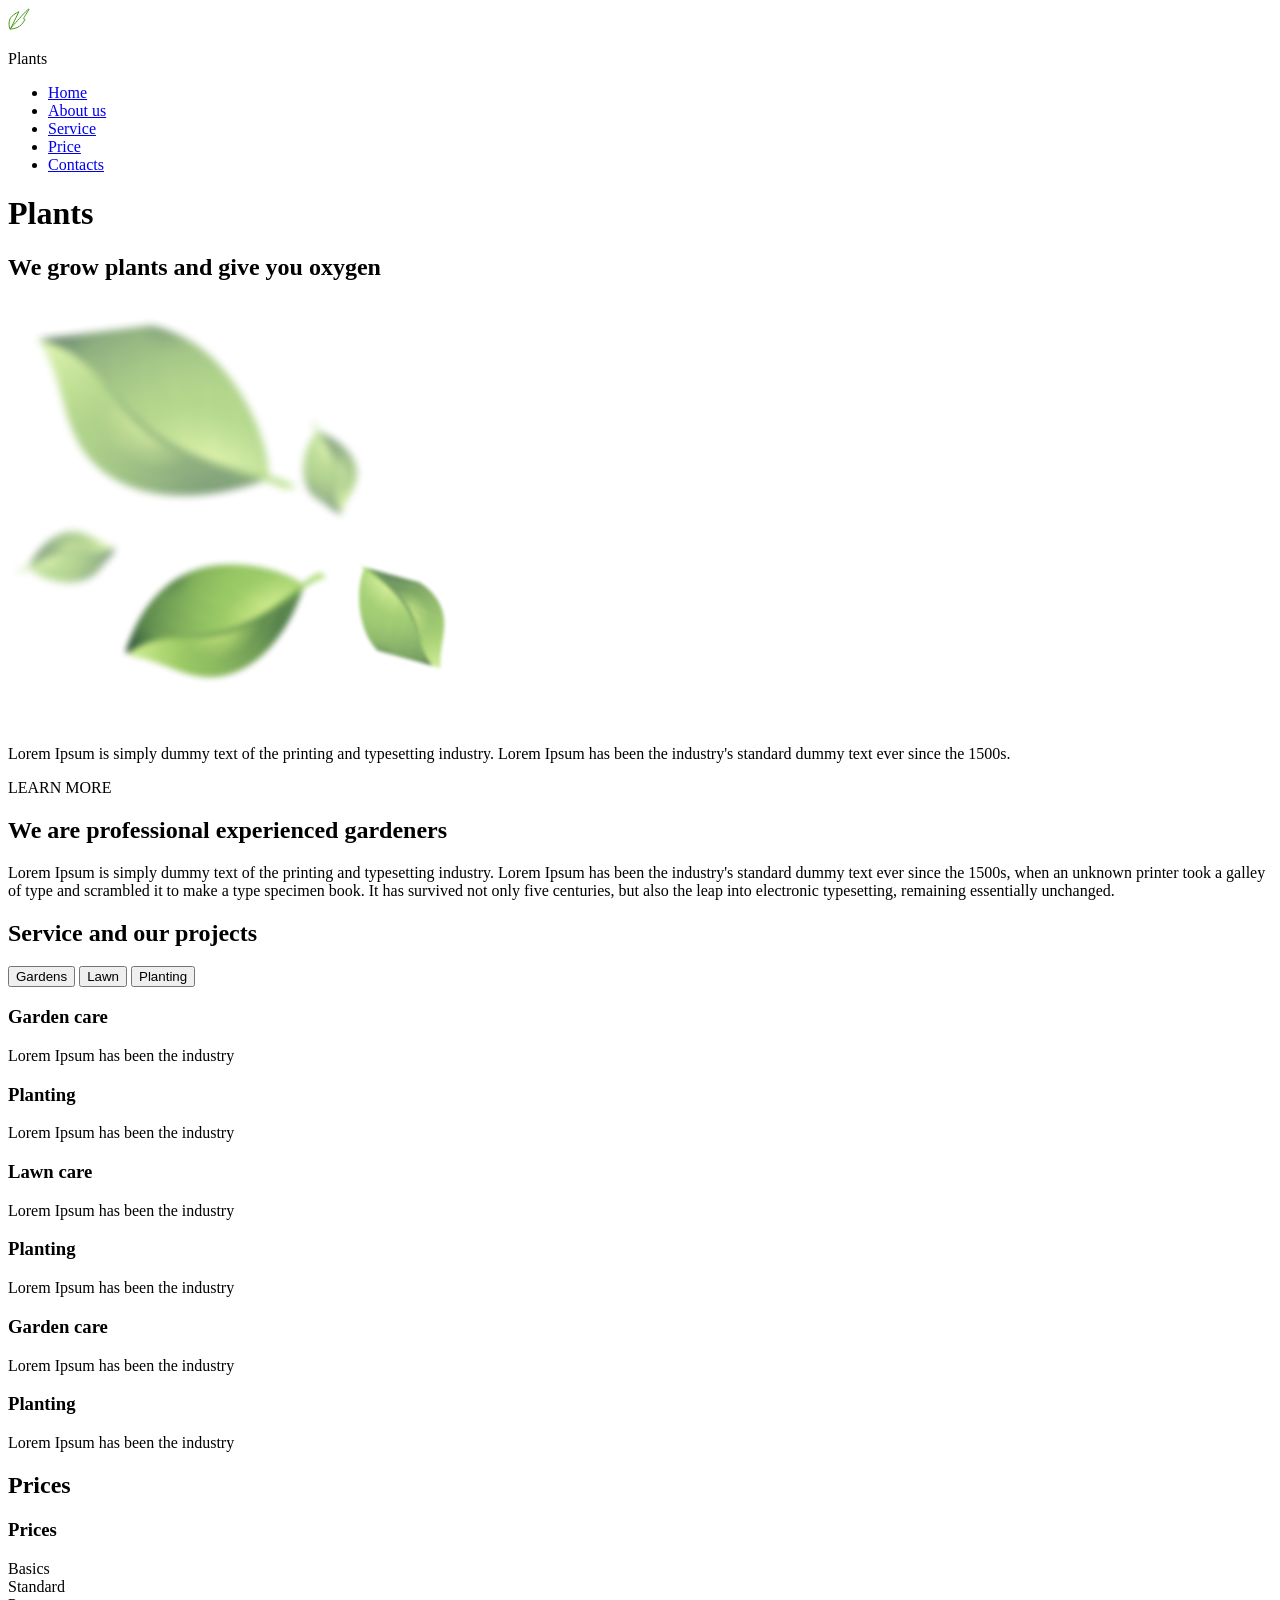
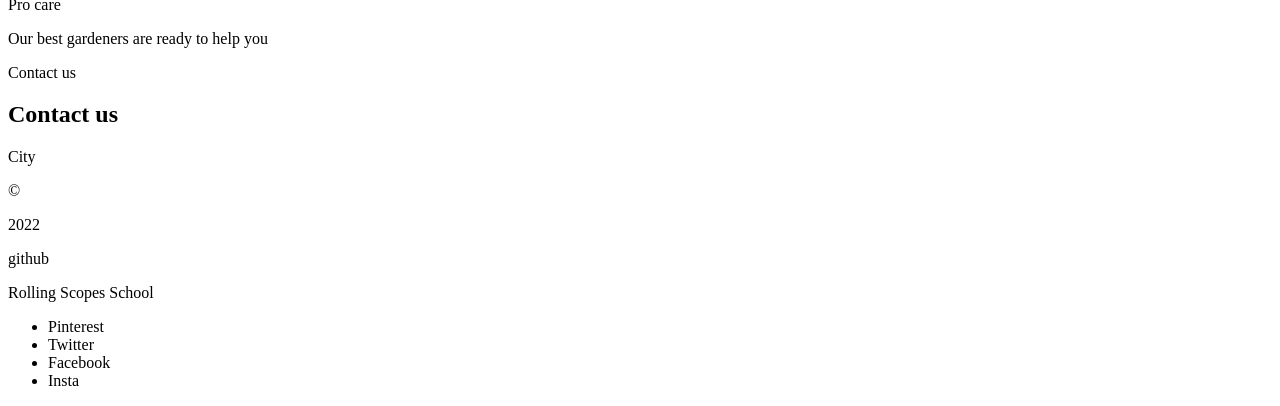
<file: plants/index.html>
<!DOCTYPE html>
<html lang="en">
<head>
    <meta charset="UTF-8">
    <meta http-equiv="X-UA-Compatible" content="IE=edge">
    <title>Plants</title>
</head>
<body>
    <header class="header container">
        <nav class="header__nav">
            <div class="header__logo">
                <img src="assets/logo_vector.svg" class="logo" alt="">
                <p>Plants</p>
            </div>
            <ul class="nav-list">
                <li class="nav-item">
                    <a href="#">Home</a>
                </li>
                <li class="nav-item">
                    <a href="#about-us">About us</a>
                </li>
                <li class="nav-item">
                    <a href="#service">Service</a>
                </li>
                <li class="nav-item">
                    <a href="#price">Price</a>
                </li>
                <li class="nav-item">
                    <a href="#contacts">Contacts</a>
                </li>
            </ul>
        </nav>
    </header>
    <main class="container">
        <h1>Plants</h1>
        <section class="welcome">
            <h2>We grow plants and give you oxygen</h2>
            <img src="assets/leafs.png">
            <p>Lorem Ipsum is simply dummy text of the printing and typesetting industry. Lorem Ipsum has been the industry's standard dummy text ever since the 1500s.</p>
            <a>LEARN MORE</a>
        </section>
        <section class="about">
            <h2>We are professional experienced gardeners</h2>
            <p>Lorem Ipsum is simply dummy text of the printing and typesetting industry. Lorem Ipsum has been the industry's standard dummy text ever since the 1500s, when an unknown printer took a galley of type and scrambled it to make a type specimen book. It has survived not only five centuries, but also the leap into electronic typesetting, remaining essentially unchanged. </p>
        </section>
        <section class="service">
            <div>
                <h2>Service and our projects</h2>
                <div>
                    <button>Gardens</button>
                    <button>Lawn</button>
                    <button>Planting</button>
                </div>
            </div>
            <div>
                <div class="service__item">
                    <h3>Garden care</h3>
                    <p>Lorem Ipsum has been the industry</p>
                </div>
                <div class="service__item">
                    <h3>Planting</h3>
                    <p>Lorem Ipsum has been the industry</p>
                </div>
                <div class="service__item">
                    <h3>Lawn care</h3>
                    <p>Lorem Ipsum has been the industry</p>
                </div>
                <div class="service__item">
                    <h3>Planting</h3>
                    <p>Lorem Ipsum has been the industry</p>
                </div>
                <div class="service__item">
                    <h3>Garden care</h3>
                    <p>Lorem Ipsum has been the industry</p>
                </div>
                <div class="service__item">
                    <h3>Planting</h3>
                    <p>Lorem Ipsum has been the industry</p>
                </div>
            </div>
        </section>
        <section class="prices">
            <h2>Prices</h2>
            <div>
                <h3>Prices</h3>
                <div class="accordion">
                    <div class="accordion__item">
                        <div class="accordion__header">
                            Basics
                        </div>
                    </div>
                    <div class="accordion__item">
                        <div class="accordion__header">
                            Standard
                        </div>
                    </div>
                    <div class="accordion__item">
                        <div class="accordion__header">
                            Pro care
                        </div>
                    </div>
                </div>
            </div>
            <div>
                <p>Our best gardeners are ready to help you</p>
                <a>Contact us</a>
            </div>
        </section>
        <section class="contacts">
            <h2>Contact us</h2>
            <div class="accordion">
                <div class="accordion__item">
                    <div class="accordion__header">
                        City
                    </div>
                </div>
            </div>
        </section>
    </main>
    <footer class="container">
        <div>
            <p>©</p>
            <p>2022</p>
            <p>github</p>
        </div>
        <div>
            <a>Rolling Scopes School</a>
        </div>
        <div>
            <ul class="social-list">
                <li class="social-item">
                    <a>Pinterest</a>
                </li>
                <li class="social-item">
                    <a>Twitter</a>
                </li>
                <li class="social-item">
                    <a>Facebook</a>
                </li>
                <li class="social-item">
                    <a>Insta</a>
                </li>
            </ul>
        </div>
    </footer>
</body>
</html>
</file>
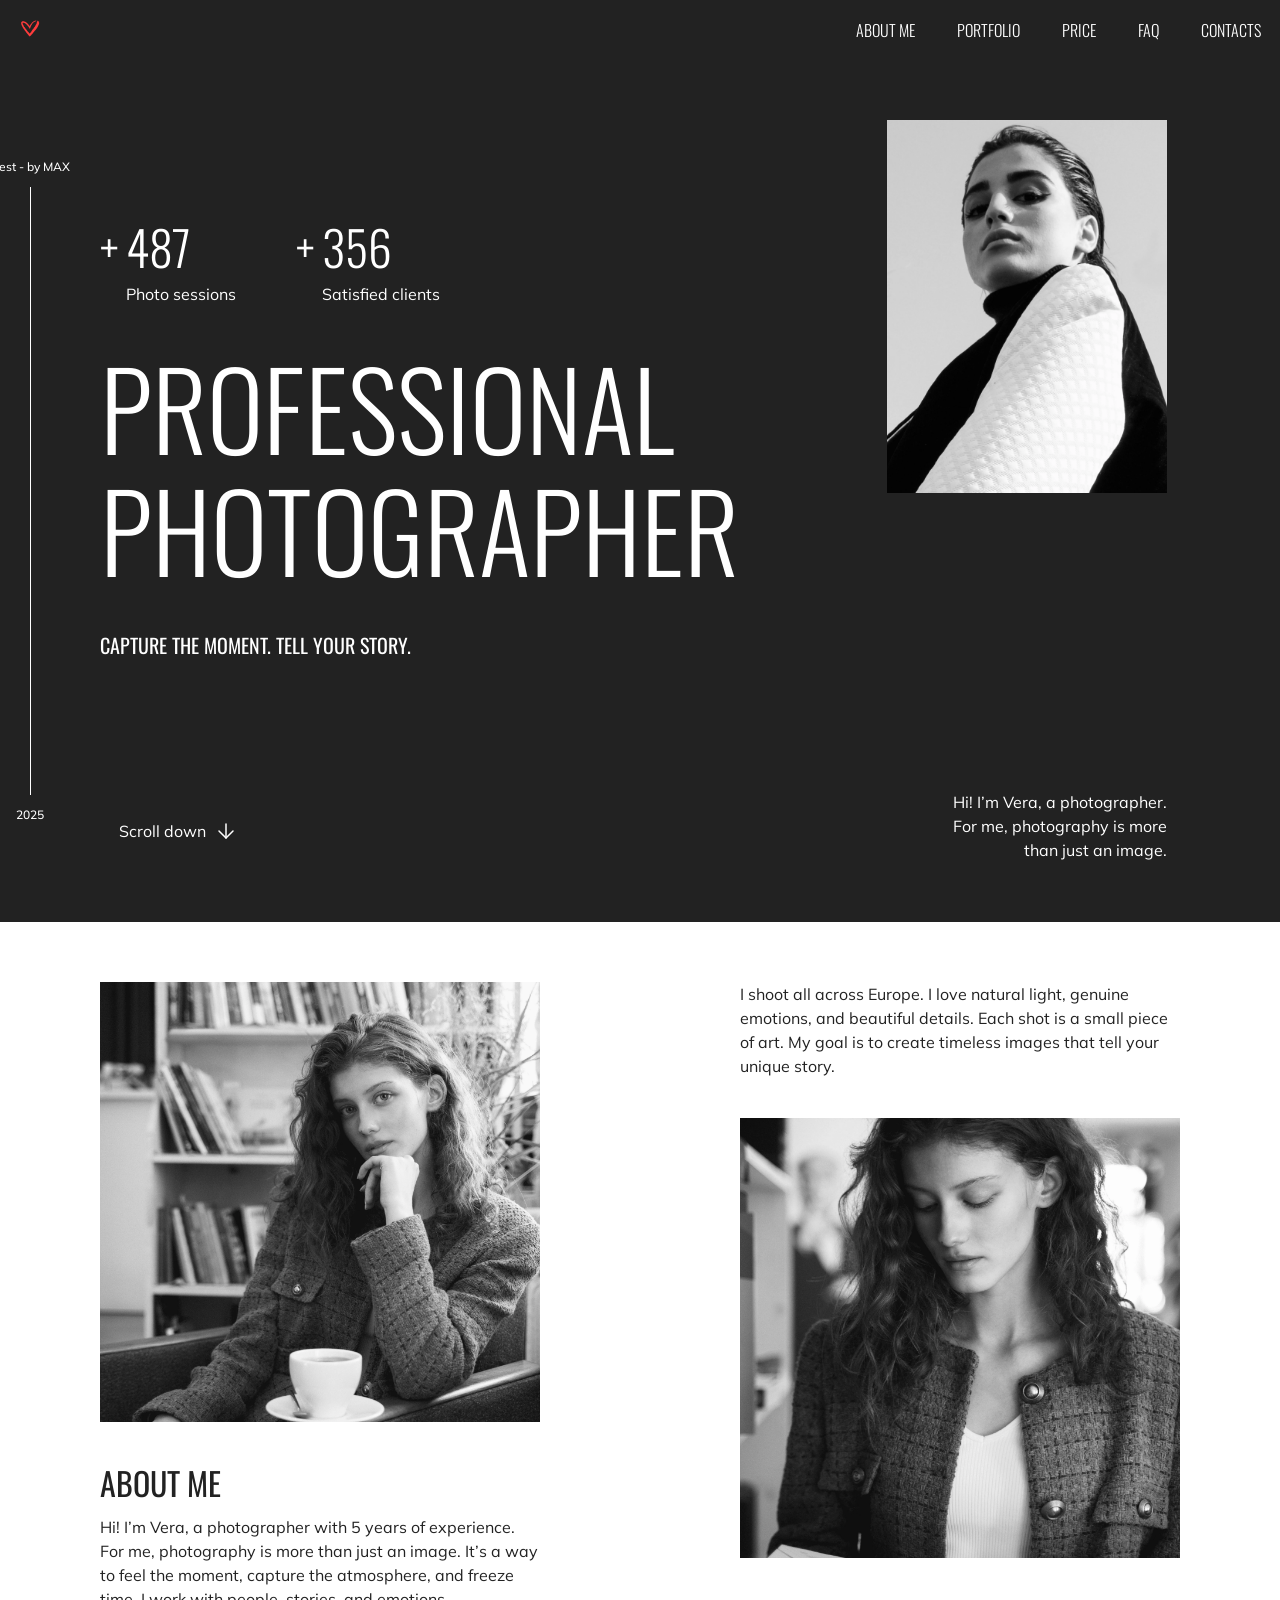
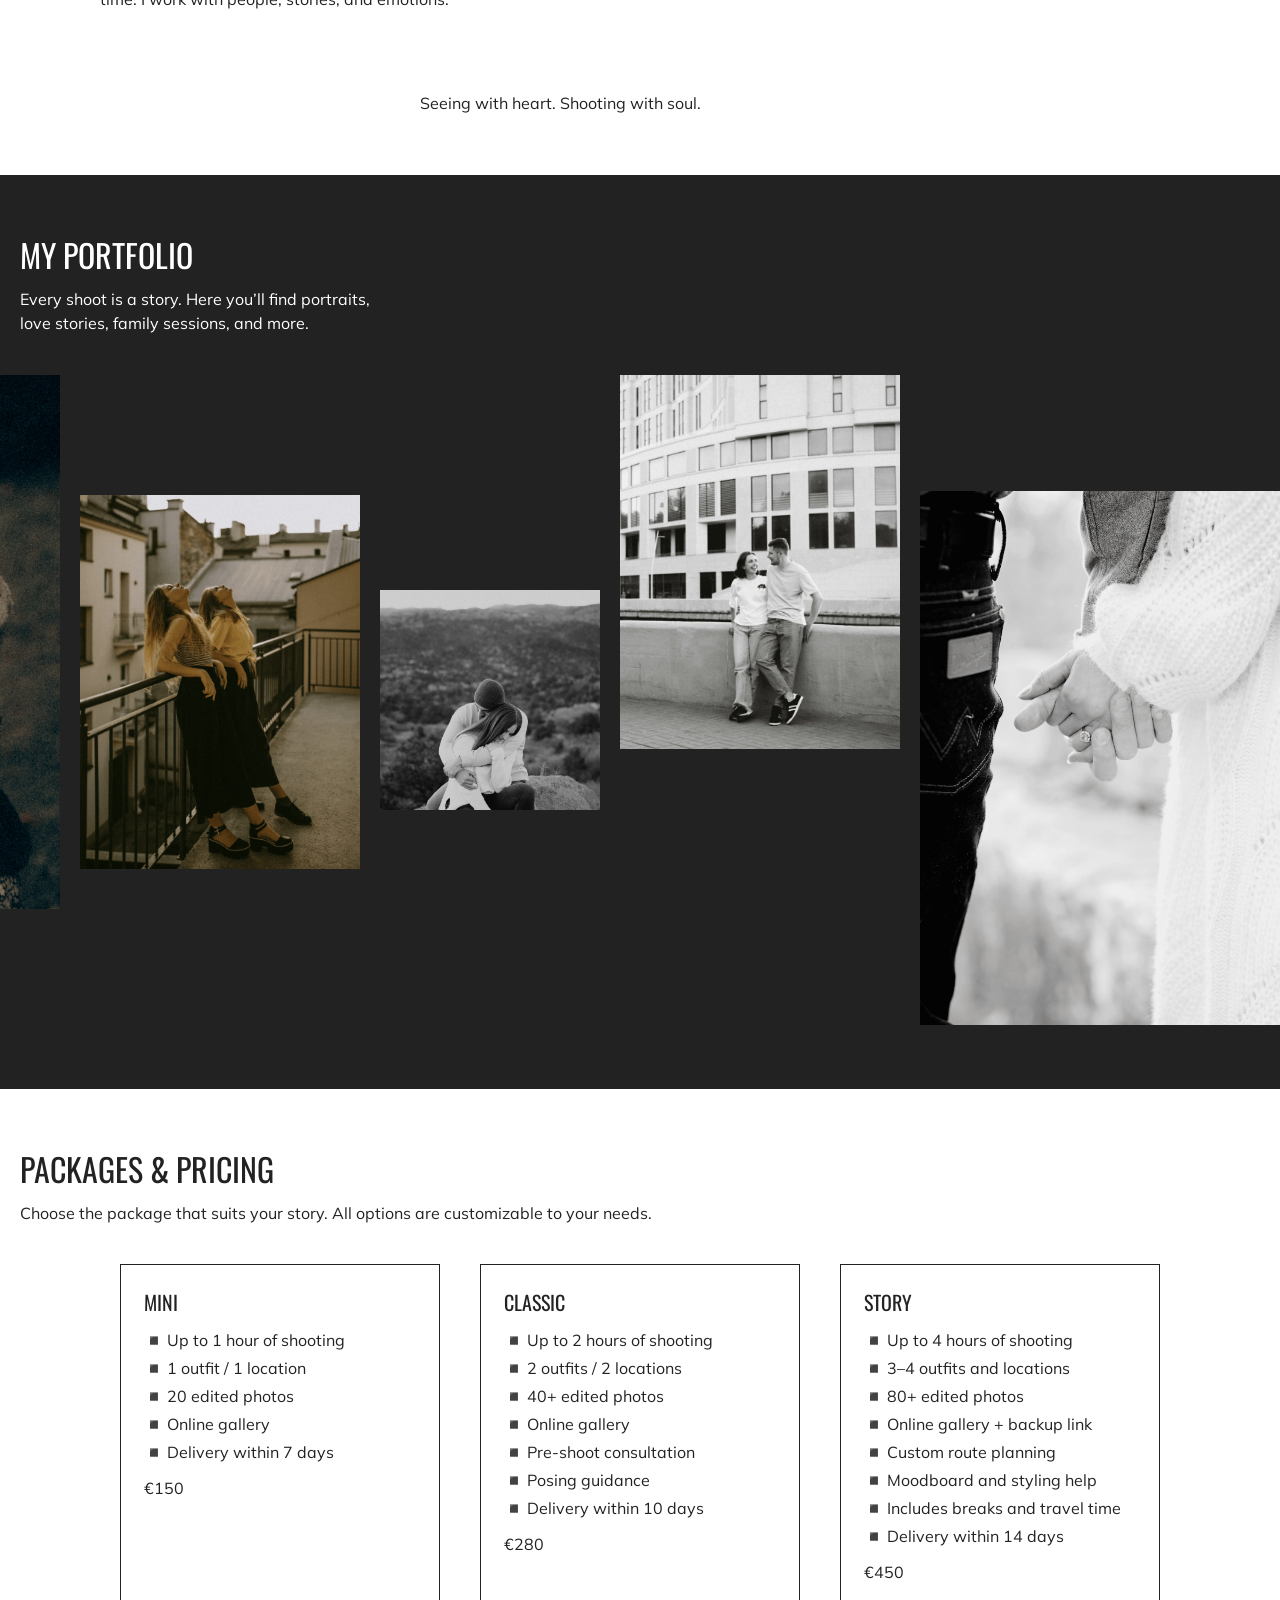
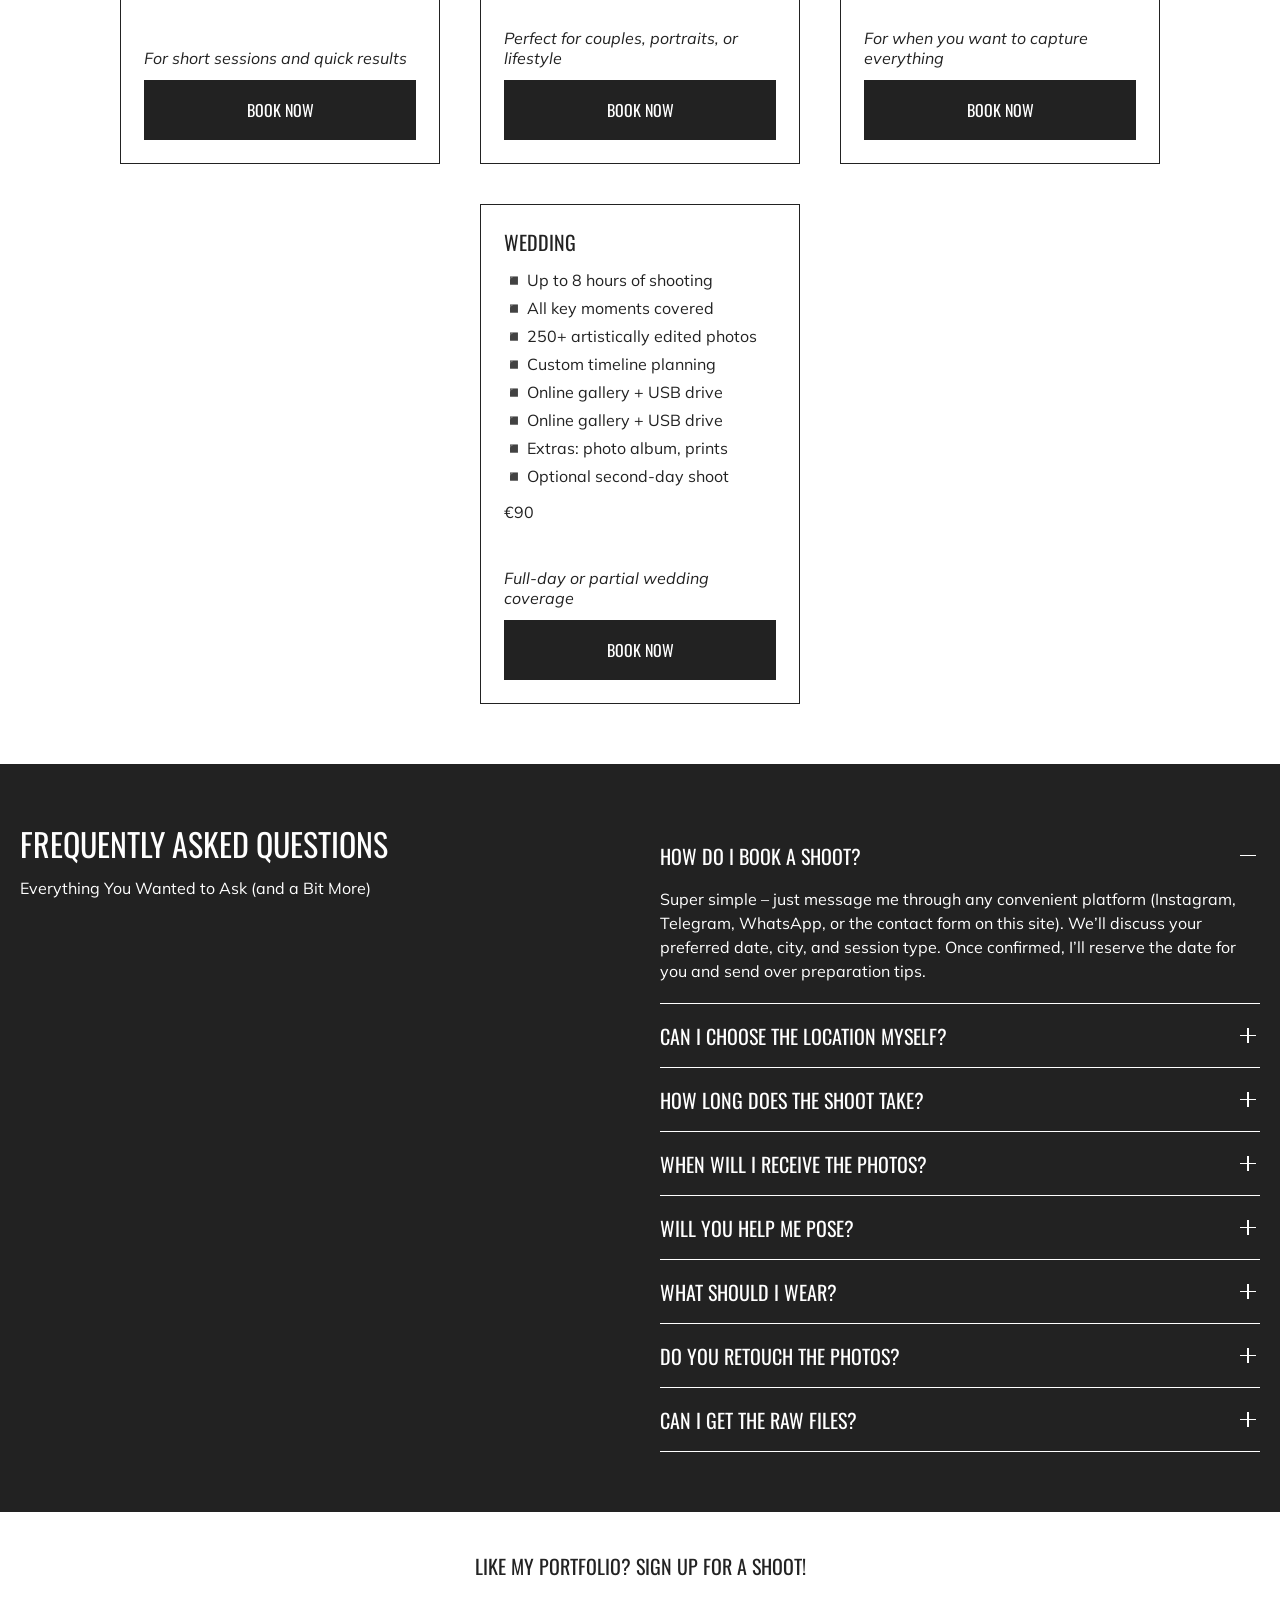
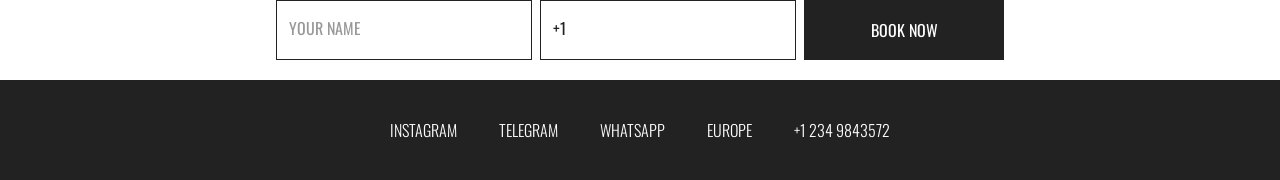
<file: portfolio/index.html>
<!DOCTYPE html>
<html lang="en">
<head>
    <meta charset="UTF-8">
    <meta name="viewport" content="width=device-width, initial-scale=1.0">
    <link rel="preconnect" href="https://fonts.googleapis.com">
    <link rel="preconnect" href="https://fonts.gstatic.com" crossorigin>
    <link href="https://fonts.googleapis.com/css2?family=Mulish:ital,wght@0,200..1000;1,200..1000&family=Oswald:wght@200..700&display=swap" rel="stylesheet">
    <title>Portfolio</title>
    <link rel="stylesheet" href="./style.css">
    <script src="./scripts/accordion.js" defer></script>
    <script src="./scripts/modal.js" defer></script>
    <script src="./scripts/burger.js" defer></script>
    <script src="./scripts/slider.js" defer></script>
    <link rel="icon" href="./assets/icons/icon.png" type="image/png">
</head>
<body>
    <header class="header">
        <div class="container">
            <div class="header-box">
                <div class="header-logo">
                    <img src="./assets/icons/icon.svg" alt="logo">
                </div>
                <div class="header-nav">
                    <a href="#about">ABOUT ME</a>
                    <a href="#portfolio">PORTFOLIO</a>
                    <a href="#price">PRICE</a>
                    <a href="#faq">FAQ</a>
                    <a href="#contacts">CONTACTS</a>
                </div>
                <div class="burger-button">
                    <div class="burger-line-first"></div>
                    <div class="burger-line-second"></div>
                </div>
            </div>
        </div>
    </header>
    <div class="burger-overlay">
            <a href="#about">ABOUT ME</a>
            <a href="#portfolio">PORTFOLIO</a>
            <a href="#price">PRICE</a>
            <a href="#faq">FAQ</a>
            <a href="#contacts">CONTACTS</a>
    </div>
    <main>
        <section class="hero">
            <div class="container">
                <div class="hero-box">
                    <div class="hero-achievement">
                        <p class="hero-first-text">Best - by MAX</p>
                        <p class="hero-second-text">Best Photographer by MAX</p>
                        <span class="hero-line"></span>
                        <p>2025</p>
                    </div>
                    <div class="hero-description">
                        <div class="hero-description--box">
                            <div class="hero-description--main">
                                <div class="hero-description--count">
                                    <div class="count">
                                        <p class="count-title">+</p>
                                        <div class="count-box">
                                            <p class="count-title">487</p>
                                            <p class="count-text">Photo sessions</p>
                                        </div>
                                    </div>
                                    <div class="count">
                                        <p class="count-title">+</p>
                                        <div class="count-box">
                                            <p class="count-title">356</p>
                                            <p class="count-text">Satisfied clients</p>
                                        </div>
                                    </div>
                                </div>
                                <h1 class="hero-title">PROFESSIONAL PHOTOGRAPHER</h1>
                                <p class="hero-title--text">CAPTURE THE MOMENT. TELL YOUR STORY.</p>
                            </div>
                            <a class="scrolldown" href="#about">
                                <p>Scroll down</p>
                                <svg width="24" height="24" viewBox="0 0 24 24" fill="none" xmlns="http://www.w3.org/2000/svg">
                                    <path d="M12 5V19" stroke="white" stroke-width="1.5" stroke-linecap="round" stroke-linejoin="round" />
                                    <path d="M19 12L12 19L5 12" stroke="white" stroke-width="1.5" stroke-linecap="round" stroke-linejoin="round" />
                                </svg>
                            </a>
                        </div>
                        <div class="hero-description-image image-hidden">
                            <img src="./assets/images/img-10.webp" alt="">
                        </div>
                        <div class="hero-description-foto">
                            <img src="./assets/images/img-11.webp" alt="">
                            <p>Hi! I’m Vera, a photographer. For me, photography is more than just an image. </p>
                        </div>
                    </div>
                </div>
            </div>
        </section>
        <section class="about" id="about">
            <div class="container">
                <div class="about-box">
                    <div class="about-card">
                        <img src="./assets/images/img-photographer-1.webp" alt="photographer-1">
                        <h3>ABOUT ME</h3>
                        <p>Hi! I’m Vera, a photographer with 5 years of experience. For me, photography is more than just an image. It’s a way to feel the moment, capture the atmosphere, and freeze time. I work with people, stories, and emotions.</p>
                    </div>
                    <div class="about-card">
                        <p>I shoot all across Europe. I love natural light, genuine emotions, and beautiful details. Each shot is a small piece of art. My goal is to create timeless images that tell your unique story.</p>
                        <img src="./assets/images/img-photographer-2.webp" alt="photographer-2">
                    </div>
                    <div class="about-card about-card-hidden">
                        <img class="image-hidden" src="./assets/images/img-photographer-3.webp" alt="photographer-3">
                        <p>Seeing with heart. Shooting with soul.</p>
                    </div>
                </div>
            </div>
        </section>
        <section class="portfolio" id="portfolio">
            <div class="container">
                <h3>MY PORTFOLIO</h3>
                <p>Every shoot is a story. Here you’ll find portraits, love stories, family sessions, and more.</p>
            </div>
            <div class="slider-wrapper">
                <ul class="slider-items">
                    <li class="slider-item-1">
                        <img src="./assets/images/img-14.webp" alt="img-14">
                    </li>
                    <li class="slider-item-2">
                        <img src="./assets/images/img-21.webp" alt="img-21">
                    </li>
                    <li class="slider-item-3">
                        <img src="./assets/images/img-22.webp" alt="img-22">
                    </li>
                    <li class="slider-item-4">
                        <img src="./assets/images/img-20.webp" alt="img-20">
                    </li>
                    <li class="slider-item-5">
                        <img src="./assets/images/img-17.webp" alt="img-17">
                    </li>
                    <li class="slider-item-6">
                        <img src="./assets/images/img-1.webp" alt="img-1">
                    </li>
                    <li class="slider-item-7">
                        <img src="./assets/images/img-2.webp" alt="img-2">
                    </li>
                    <li class="slider-item-8">
                        <img src="./assets/images/img-5.webp" alt="img-5">
                    </li>
                    <li class="slider-item-9">
                        <img src="./assets/images/img-7.webp" alt="img-7">
                    </li>
                    <li class="slider-item-10">
                        <img src="./assets/images/img-8.webp" alt="img-8">
                    </li>
                    <li class="slider-item-11">
                        <img src="./assets/images/img-9.webp" alt="img-9">
                    </li>
                    <li class="slider-item-12">
                        <img src="./assets/images/img-12.webp" alt="img-12">
                    </li>
                </ul>
            </div>
        </section>
        <section class="price" id="price">
            <div class="container">
                <div class="price-box">
                    <h3>PACKAGES &amp; PRICING</h3>
                    <p>Choose the package that suits your story. All options are customizable to your needs.</p>
                </div>
                <div class="price-wrapper">
                    <div class="price-card">
                        <div class="price-card-content">
                            <h4>MINI</h4>
                            <div class="price-list">
                                <p>Up to 1 hour of shooting</p>
                                <p>1 outfit / 1 location</p>
                                <p>20 edited photos</p>
                                <p>Online gallery</p>
                                <p>Delivery within 7 days</p>
                            </div>
                            <p>€150</p>
                        </div>
                        <div class="price-card-button">
                            <p>For short sessions and quick results</p>
                            <button type="button" class="button-price">BOOK NOW</button>
                        </div>
                    </div>
                    <div class="price-card">
                        <div class="price-card-content">
                            <h4>CLASSIC</h4>
                            <div class="price-list">
                                <p>Up to 2 hours of shooting</p>
                                <p>2 outfits / 2 locations</p>
                                <p>40+ edited photos</p>
                                <p>Online gallery</p>
                                <p>Pre-shoot consultation</p>
                                <p>Posing guidance</p>
                                <p>Delivery within 10 days</p>
                            </div>
                            <p>€280</p>
                        </div>
                        <div class="price-card-button">
                            <p>Perfect for couples, portraits, or lifestyle</p>
                            <button type="button" class="button-price">BOOK NOW</button>
                        </div>
                    </div>
                    <div class="price-card">
                        <div class="price-card-content">
                            <h4>STORY</h4>
                            <div class="price-list">
                                <p>Up to 4 hours of shooting</p>
                                <p>3–4 outfits and locations</p>
                                <p>80+ edited photos</p>
                                <p>Online gallery + backup link</p>
                                <p>Custom route planning</p>
                                <p>Moodboard and styling help</p>
                                <p>Includes breaks and travel time</p>
                                <p>Delivery within 14 days</p>
                            </div>
                            <p>€450</p>
                        </div>
                        <div class="price-card-button">
                            <p>For when you want to capture everything</p>
                            <button type="button" class="button-price">BOOK NOW</button>
                        </div>
                    </div>
                    <div class="price-card">
                        <div class="price-card-content">
                            <h4>WEDDING</h4>
                            <div class="price-list">
                                <p>Up to 8 hours of shooting</p>
                                <p>All key moments covered</p>
                                <p>250+ artistically edited photos</p>
                                <p>Custom timeline planning</p>
                                <p>Online gallery + USB drive</p>
                                <p>Online gallery + USB drive</p>
                                <p>Extras: photo album, prints</p>
                                <p>Optional second-day shoot</p>
                            </div>
                            <p>€90</p>
                        </div>
                        <div class="price-card-button">
                            <p>Full-day or partial wedding coverage</p>
                            <button type="button" class="button-price">BOOK NOW</button>
                        </div>
                    </div>
                </div>
            </div>
        </section>
        <section class="FAQ" id="faq">
            <div class="container">
                <div class="FAQ-box">
                    <div class="FAQ-descriptoin">
                        <h3>FREQUENTLY ASKED QUESTIONS</h3>
                        <p>Everything You Wanted to Ask (and a Bit More)</p>
                    </div>
                    <div class="FAQ-items">
                        <div class="FAQ-item show">
                            <div class="FAQ-item-title">
                                <h4>HOW DO I BOOK A SHOOT?</h4>
                                <div class="FAQ-title-icon"></div>
                            </div>
                            <div class="FAQ-item-answere">
                                <p>Super simple – just message me through any convenient platform (Instagram, Telegram, WhatsApp, or the contact form on this site). We’ll discuss your preferred date, city, and session type. Once confirmed, I’ll reserve the date for you and send over preparation tips.</p>
                            </div>
                        </div>
                        <div class="FAQ-item">
                            <div class="FAQ-item-title">
                                <h4>CAN I CHOOSE THE LOCATION MYSELF?</h4>
                                <div class="FAQ-title-icon"></div>
                            </div>
                            <div class="FAQ-item-answere">
                                <p>Absolutely! If there’s a special place you love or have in mind — I’m happy to shoot there. If you’re unsure, I can suggest beautiful spots with great lighting and atmosphere, tailored to your vision and mood.</p>
                            </div>
                        </div>
                        <div class="FAQ-item">
                            <div class="FAQ-item-title">
                                <h4>HOW LONG DOES THE SHOOT TAKE?</h4>
                                <div class="FAQ-title-icon"></div>
                            </div>
                            <div class="FAQ-item-answere">
                                <p>That depends on the package you choose. On average, sessions last from 1 to 4 hours. We’ll plan the pace and type of shoot together — from relaxed city strolls and love stories to more dynamic or editorial sessions.</p>
                            </div>
                        </div>
                        <div class="FAQ-item">
                            <div class="FAQ-item-title">
                                <h4>WHEN WILL I RECEIVE THE PHOTOS?</h4>
                                <div class="FAQ-title-icon"></div>
                            </div>
                            <div class="FAQ-item-answere">
                                <p>You’ll receive your edited photos within 7–14 days. For event and wedding sessions — up to 30 days. I deliver them in a stylish online gallery, where you can download them in full quality or easily share with friends and family.</p>
                            </div>
                        </div>
                        <div class="FAQ-item">
                            <div class="FAQ-item-title">
                                <h4>WILL YOU HELP ME POSE?</h4>
                                <div class="FAQ-title-icon"></div>
                            </div>
                            <div class="FAQ-item-answere">
                                <p>Definitely! I’ll guide you gently throughout the session — where to look, how to move, how to relax. The goal is to make you feel comfortable and natural. My approach is relaxed, and I’ll never force awkward poses. The result? Real, expressive, and beautiful photos.</p>
                            </div>
                        </div>
                        <div class="FAQ-item">
                            <div class="FAQ-item-title">
                                <h4>WHAT SHOULD I WEAR?</h4>
                                <div class="FAQ-title-icon"></div>
                            </div>
                            <div class="FAQ-item-answere">
                                <p> After booking, I’ll send you a style guide with suggestions for colors, textures, and combinations. The most important thing is that you feel confident in your outfit. I’m also happy to help you coordinate looks or plan something cohesive for couples or groups.</p>
                            </div>
                        </div>
                        <div class="FAQ-item">
                            <div class="FAQ-item-title">
                                <h4>DO YOU RETOUCH THE PHOTOS?</h4>
                                <div class="FAQ-title-icon"></div>
                            </div>
                            <div class="FAQ-item-answere">
                                <p>Yes, all photos are color-corrected and lightly retouched. My editing style is clean and natural — no overdone filters or fake skin. Just you, at your best. Extra retouching is available upon request.</p>
                            </div>
                        </div>
                        <div class="FAQ-item">
                            <div class="FAQ-item-title">
                                <h4>CAN I GET THE RAW FILES?</h4>
                                <div class="FAQ-title-icon"></div>
                            </div>
                            <div class="FAQ-item-answere">
                                <p> I don’t deliver RAW files. My work includes not only shooting, but also careful selection and editing to create a complete and polished result. You’ll receive only the best images, ready for printing, sharing, or publishing.</p>
                            </div>
                        </div>
                    </div>
                </div>
            </div>
        </section>
    </main>
    <div class="modal__overlay">
        <div class="modal">
                <div class="modal__header">
                    <div class="modal__header--close">
                        <img src="./assets/icons/close.svg" alt="close">
                    </div>
                    <h4 class="modal__header--title">LIKE MY PORTFOLIO? SIGH UP FOR A SHOOT!</h4>
                </div>
                <div class="modal__body">
                    <form action="#" method="get" class="form-registration">
                        <input class="modal__input-name" type="text" placeholder="YOUR NAME">
                        <input class="modal__input-tel" type="tel" placeholder="+1">
                        <button type="submit">BOOK NOW</button>
                    </form>
                </div>
        </div>
    </div>
    <footer>
        <div class="footer-registration">
            <div class="container">
                <h4>LIKE MY PORTFOLIO? SIGN UP FOR A SHOOT!</h4>
                <form action="#" method="get" class="form-registration">
                    <input class="input-name" type="text" placeholder="YOUR NAME">
                    <input class="input-tel" type="tel" placeholder="+1">
                    <button type="submit">BOOK NOW</button>
                </form>
            </div>
        </div>
        <div class="footer-nav" id="contacts">
            <div class="container">
                <div class="footer-nav-wrapper">
                    <a href="" class="footer-item">INSTAGRAM</a>
                    <a href="" class="footer-item">TELEGRAM</a>
                    <a href="" class="footer-item">WHATSAPP</a>
                    <a href="" class="footer-item">EUROPE</a>
                    <a href="" class="footer-item">+1 234 9843572</a>
                </div>
            </div>
        </div>
    </footer>
</body>
</html>
</file>
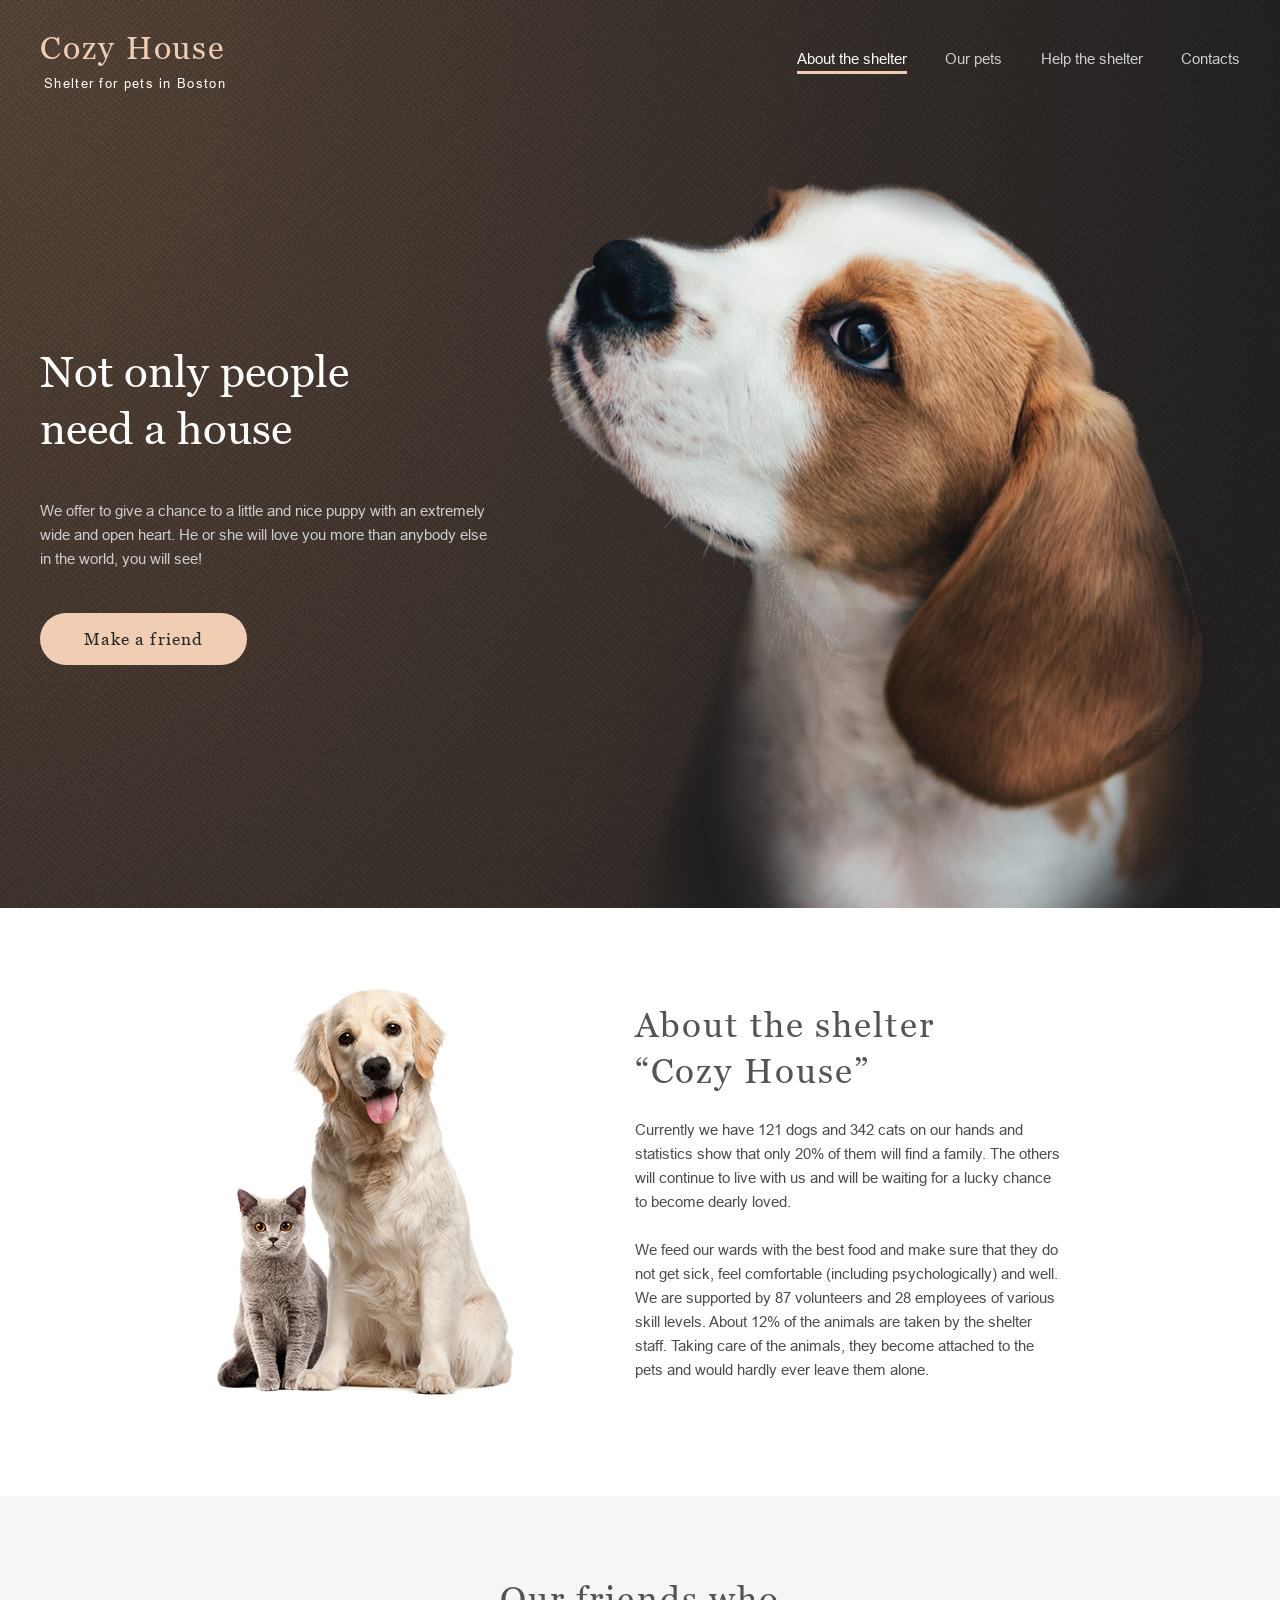
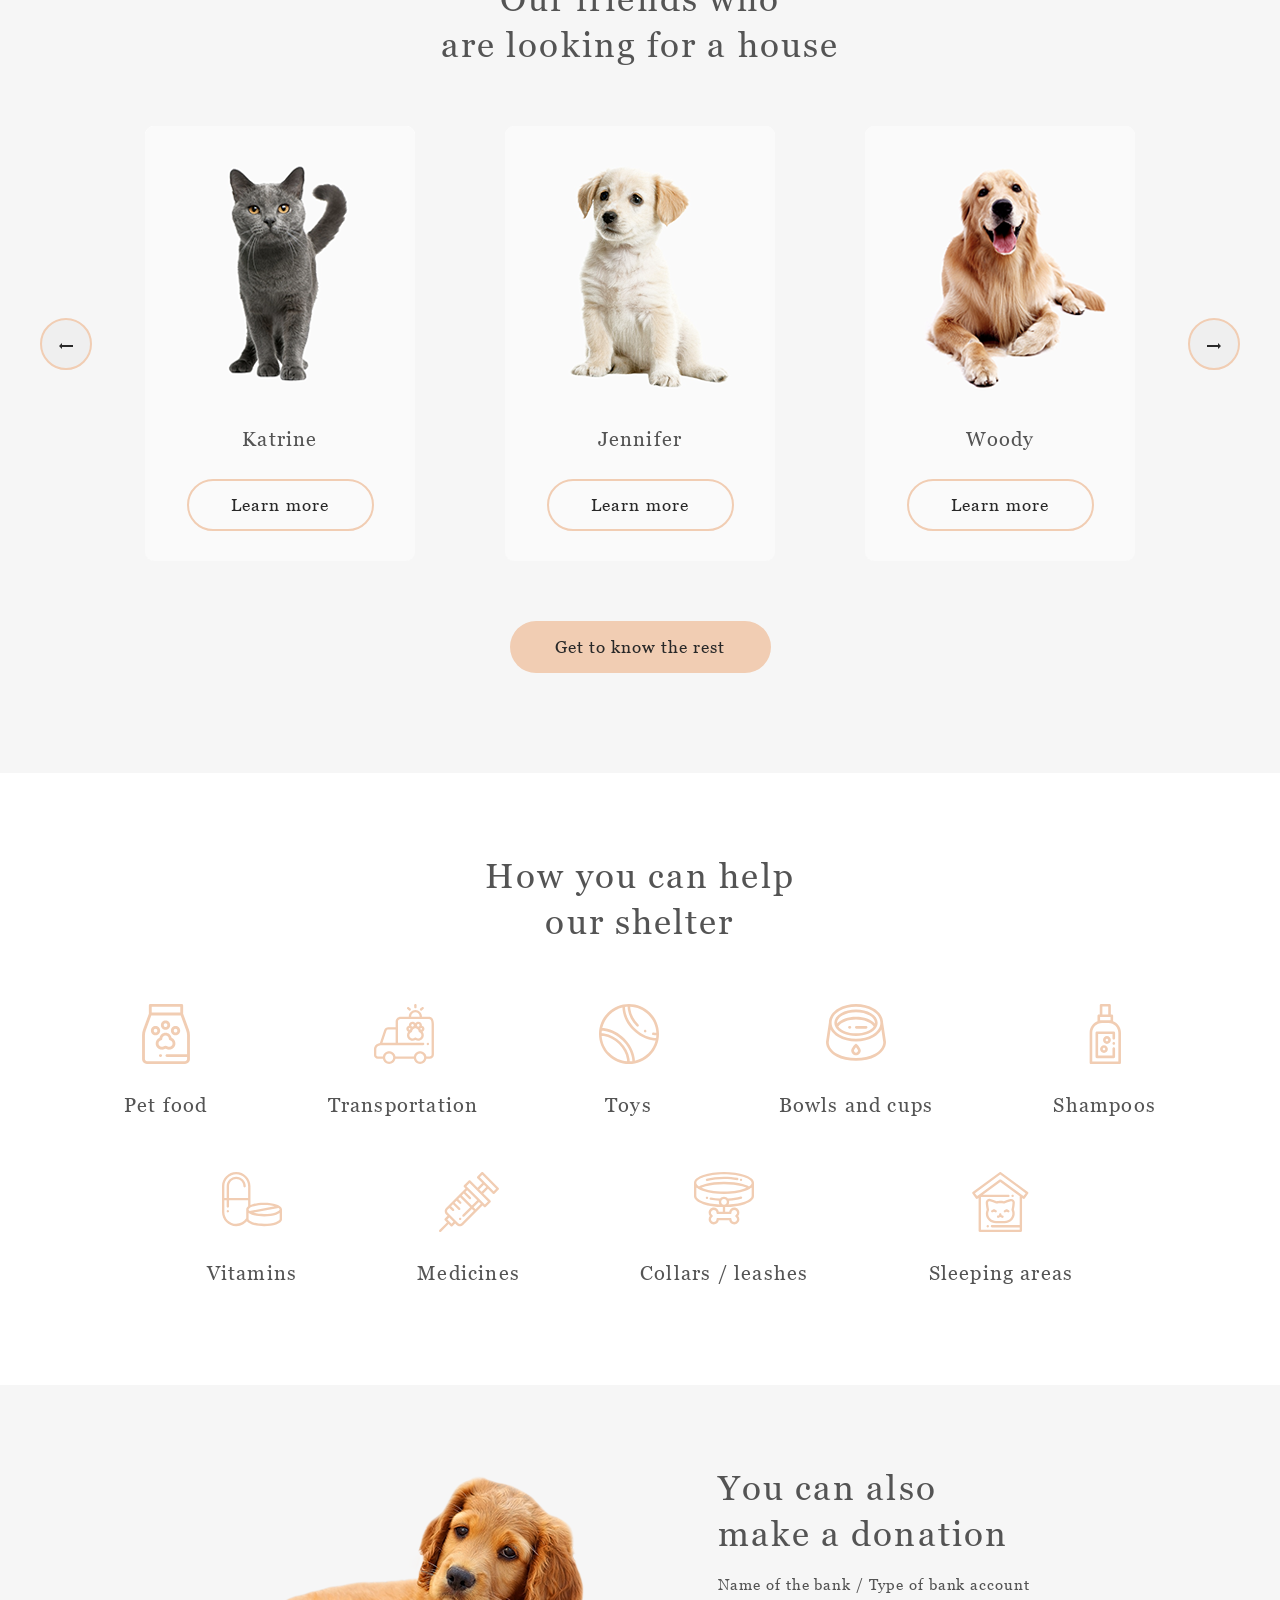
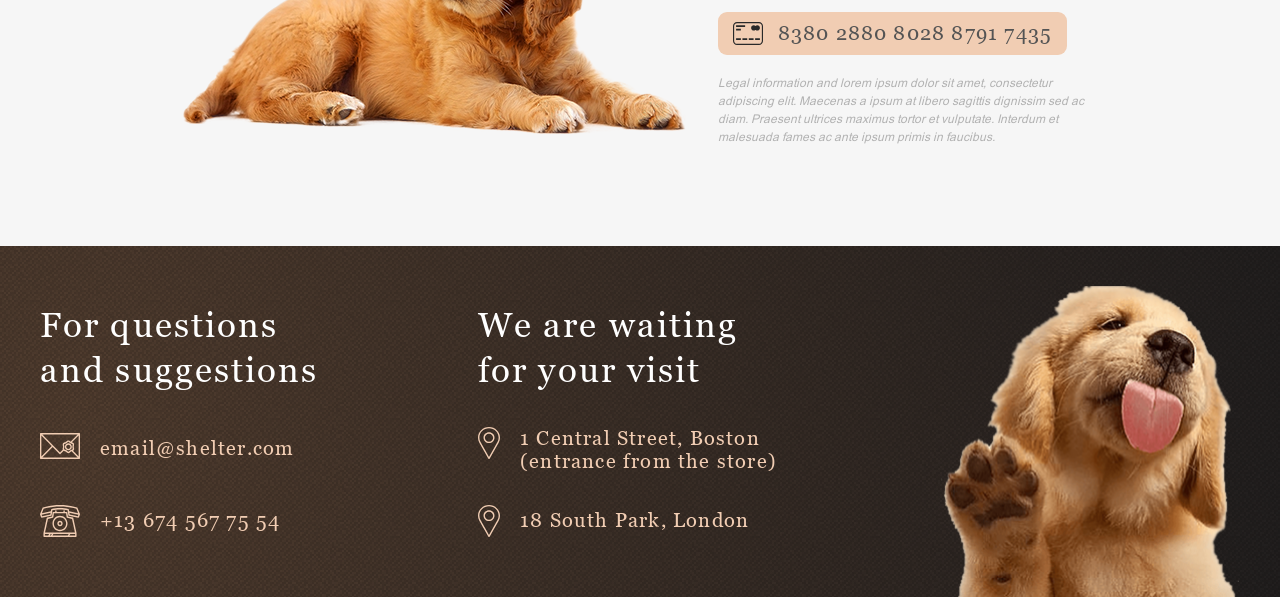
<file: shelter/index.html>
<!DOCTYPE html>
<html lang="en">
<head>
    <meta charset="UTF-8">
    <meta name="viewport" content="width=device-width, initial-scale=1.0">
    <link rel="icon" href="assets/icons/dog-food-svgrepo-com.svg" type="image/svg+xml">
    <link rel="stylesheet" href="normalize.css">
    <link rel="stylesheet" href="style.css">
    <title>Cozy House</title>
</head>
<body>
    <header class="page-header">
        <nav class="navbar container">
            <div class="navbar-logo">
                <a class="logo" href="#no_scroll">
                    <h1 class="logo-title">Cozy House</h1>
                    <p class="logo-subtitle">Shelter for pets in Boston</p>
                </a>
            </div>
            <button class="menu-btn" type="button">
                <span class="line line-main"></span>
                <span class="line line-main"></span>
                <span class="line line-main"></span>
            </button>
            <ul class="navbar-list navbar-list-main">
                <li class="navbar-item">
                    <a class="navbar-link link-main link-active" href="">About the shelter</a>
                </li>
                <li class="navbar-item">
                    <a class="navbar-link link-main" href="pets.html">Our pets</a>
                </li>
                <li class="navbar-item">
                    <a class="navbar-link link-main" href="#help">Help the shelter</a>
                </li>
                <li class="navbar-item">
                    <a class="navbar-link link-main" href="#contacts">Contacts</a>
                </li>
            </ul>
        </nav>
        <div class="hidden-overley"></div>
    </header>
    <main>
        <section class="start-screen">
            <div class="start-screen-content container">
                <div class="content">
                    <h2>Not only people<br>need a house</h2>
                    <p>We offer to give a chance to a little and nice puppy with an extremely wide and open heart. He or she will love you more than anybody else in the world, you will see!</p>
                    <a href="#ourfriens" class="button btn-start">Make a friend</a>
                </div>
                <div class="start-screen-image">
                    <img src="assets/images/start-screen-puppy.png" alt="Start screen puppy">
                </div>
            </div>
        </section>
        <section class="about">
            <div class="about-content container">
                <div class="about-image">
                    <img src="assets/images/about-pets.png" alt="abou pets">
                </div>
                <div class="content">
                    <h3 class="head">About the shelter<br>“Cozy House”</h3>
                    <p>Currently we have 121 dogs and 342 cats on our hands and statistics show that only 20% of them will find a family. The others will continue to live with us and will be waiting for a lucky chance to become dearly loved.</p>
                    <p>We feed our wards with the best food and make sure that they do not get sick, feel comfortable (including psychologically) and well. We are supported by 87 volunteers and 28 employees of various skill levels. About 12% of the animals are taken by the shelter staff. Taking care of the animals, they become attached to the pets and would hardly ever leave them alone.</p>
                </div>
            </div>
        </section>
        <section class="pets" id="ourfriens">
            <div class="pets-content container">
                <h3>Our friends who<br>are looking for a house</h3>
                <div class="slider-inner">
                    <button class="btn-slider" type="button">
                        <img src="assets/icons/Arrow.svg" alt="allow">
                    </button>
                    <ul class="slider">
                        <li class="slider-item">
                           <div class="card">
                                <img src="assets/images/pets-katrine.png" alt="Katrine">
                                <p>Katrine</p>
                                <a class="button btn-card">Learn more</a>
                            </div>
                        </li>
                        <li class="slider-item hide-second">
                            <div class="card">
                                <img src="assets/images/pets-jennifer.png" alt="Jennifer">
                                <p>Jennifer</p>
                                <a class="button btn-card">Learn more</a>
                            </div>
                        </li>
                        <li class="slider-item hide">
                           <div class="card">
                                <img src="assets/images/pets-woody.png" alt="Woody">
                                <p>Woody</p>
                                <a class="button btn-card">Learn more</a>
                            </div>
                        </li>
                    </ul>
                    <button class="btn-slider" type="button">
                        <img src="assets/icons/Arrow-back.svg" alt="allow back">
                    </button>
                </div>
                <a href="pets.html" class="button btn-content">Get to know the rest</a>
            </div>
        </section>
        <section class="help" id="help">
            <div class="help-content container">
                <h3>How you can help<br>our shelter</h3>
                <ul class="help-list">
                    <li class="help-item">
                        <img src="assets/icons/icon-pet-food.svg" alt="icon pet food">
                        <p>Pet food</p>
                    </li>
                    <li class="help-item">
                        <img src="assets/icons/transportation.svg" alt="icon transportation">
                        <p>Transportation</p>
                    </li>
                    <li class="help-item">
                        <img src="assets/icons/toys.svg" alt="icon toys">
                        <p>Toys</p>
                    </li>
                    <li class="help-item">
                        <img src="assets/icons/bowls-and-cups.svg" alt="icon bowls and caps">
                        <p>Bowls and cups</p>
                    </li>
                    <li class="help-item">
                        <img src="assets/icons/shampoos.svg" alt="icon shampoos">
                        <p>Shampoos</p>
                    </li>
                    <li class="help-item">
                        <img src="assets/icons/vitamins.svg" alt="icon vitamins">
                        <p>Vitamins</p>
                    </li>
                    <li class="help-item">
                        <img src="assets/icons/medicines.svg" alt="icon medicines">
                        <p>Medicines</p>
                    </li>
                    <li class="help-item">
                        <img src="assets/icons/collars-or-leashes.svg" alt="icon collars or leashes">
                        <p>Collars / leashes</p>
                    </li>
                    <li class="help-item">
                        <img src="assets/icons/sleeping-area.svg" alt="icon sleeping areas">
                        <p>Sleeping areas</p>
                    </li>
                </ul>
            </div>
        </section>
        <section class="donation">
            <div class="donation-content">
                <div class="donation-image">
                    <img src="assets/images/donation-dog.png" alt="donation dog">
                </div>
                <div class="content-donation">
                    <h3 class="head">You can also<br>make a donation</h3>
                    <p>Name of the bank / Type of bank account</p>
                    <a href="#no_scroll">
                       <div class="credit-card">
                            <h4>8380 2880 8028 8791 7435</h4>
                        </div>
                    </a>
                    <div class="donation-text">Legal information and lorem ipsum dolor sit amet, consectetur adipiscing elit. Maecenas a ipsum at libero sagittis dignissim sed ac diam. Praesent ultrices maximus tortor et vulputate. Interdum et malesuada fames ac ante ipsum primis in faucibus.</div>
                </div>
            </div>
        </section>
    </main>
    <footer class="page-footer" id="contacts">
        <div class="footer-content container">
            <div class="footer-contacts">
                <h3 class="footer-title head">For questions and suggestions</h3>
                <a class="footer-mail footer-text" href="mailto:email@shelter.com">email@shelter.com</a>
                <a class="footer-phone footer-text" href="tel:+136745677554">+13&nbsp;674&nbsp;567&nbsp;75&nbsp;54</a>
            </div>
            <div class="footer-locations">
                <h3 class="footer-title head">We are waiting for your visit</h3>
                <a class="location footer-text" href="https://maps.app.goo.gl/jBGjjrnKnmwtyaAt9" target="_blank">1 Central Street, Boston (entrance from the store)</a>
                <a class="location footer-text" href="https://maps.app.goo.gl/BimCnp1kR1YRAaxc9" target="_blank">18 South Park, London</a>
            </div>
            <div class="footer-image">
                <img src="assets/images/footer-puppy.png" alt="footer puppy">
            </div>
        </div>
    </footer>
    <script src="index.js"></script>
    <script src="burger-menu.js"></script>
</body>
</html>
</file>
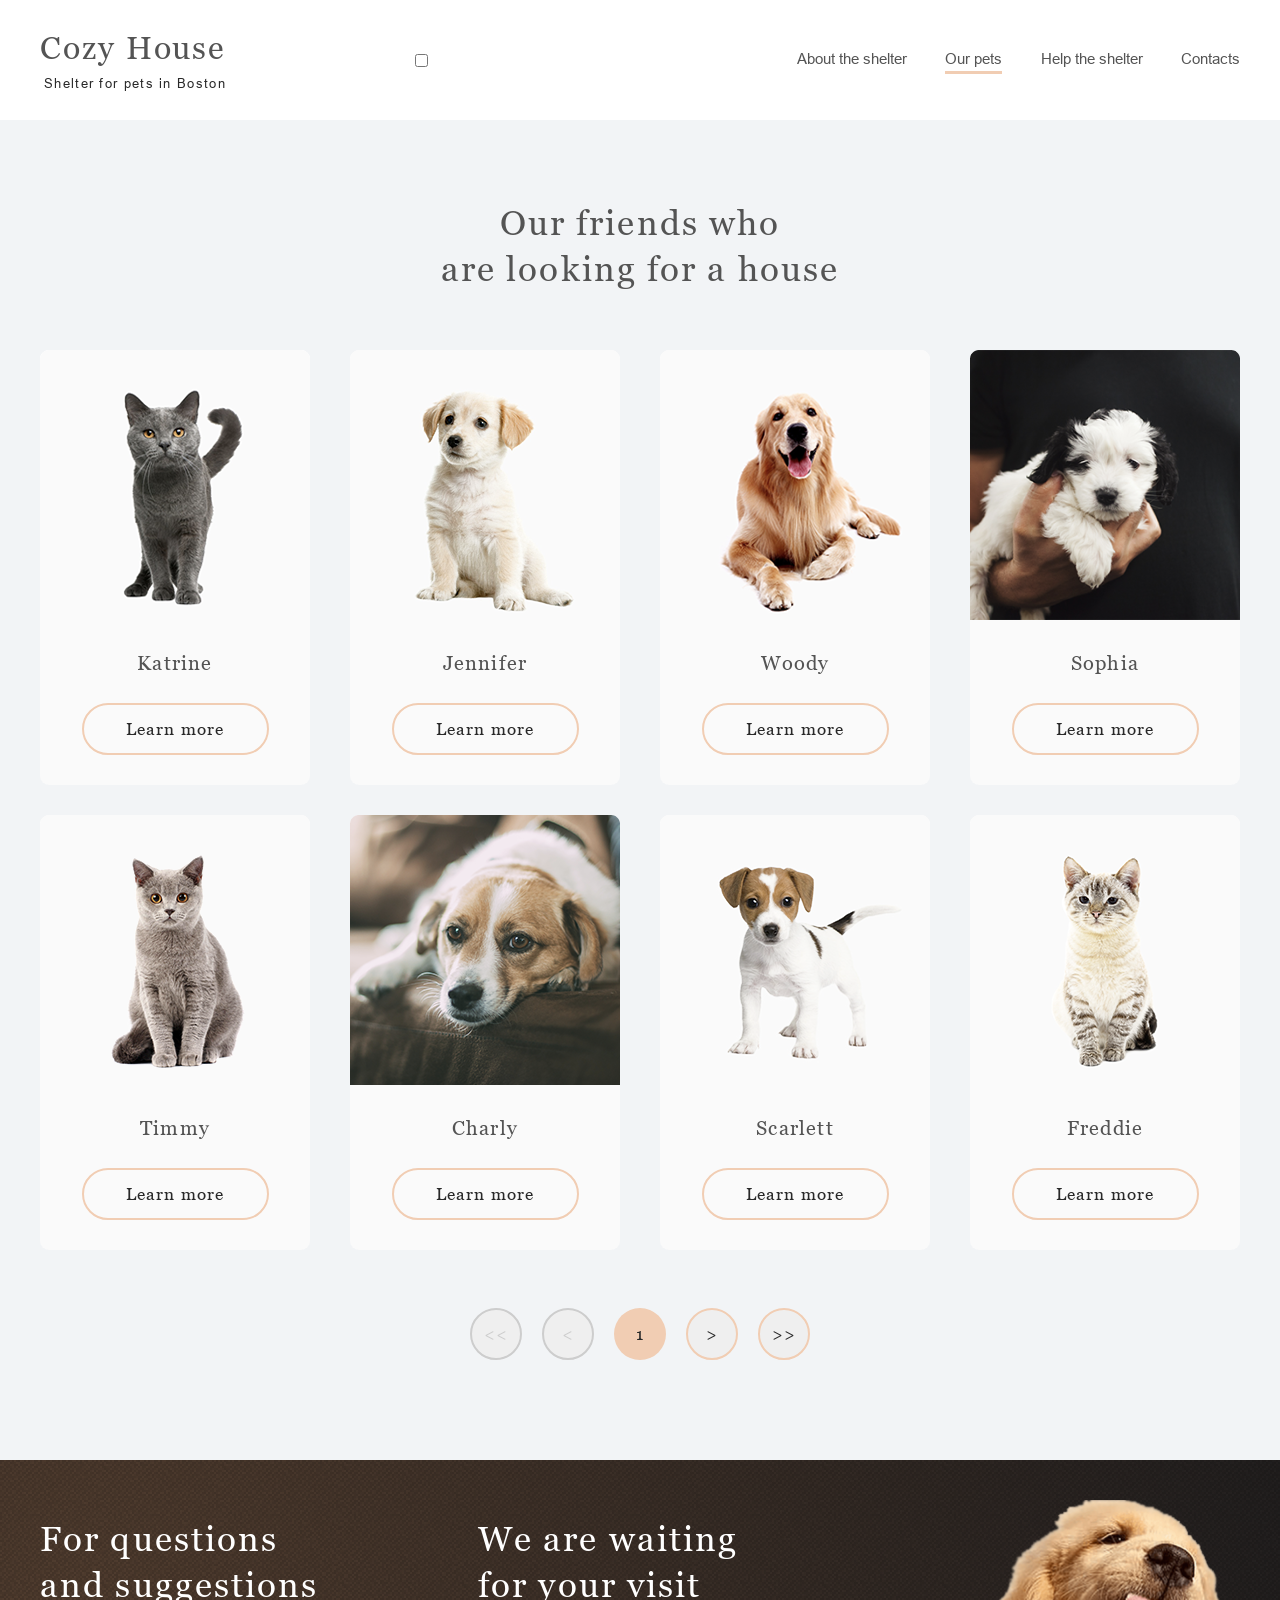
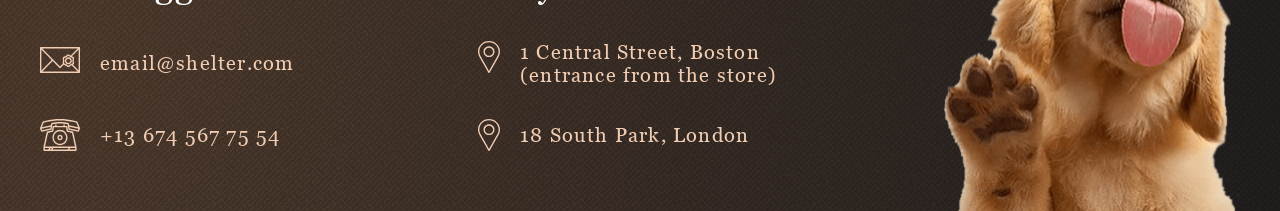
<file: shelter/pets.html>
<!DOCTYPE html>
<html lang="en">
<head>
    <meta charset="UTF-8">
    <meta name="viewport" content="width=device-width, initial-scale=1.0">
    <link rel="icon" href="assets/icons/dog-food-svgrepo-com.svg" type="image/svg+xml">
    <link rel="stylesheet" href="normalize.css">
    <link rel="stylesheet" href="style.css">
    <title>Cozy House</title>
</head>
<body>
    <header class="page-header pets-header">
        <nav class="navbar container">
            <div class="navbar-logo">
                <a class="logo" href="index.html">
                    <h1 class="logo-title logo-pets">Cozy House</h1>
                    <p class="logo-subtitle logo-subtitle-pets">Shelter for pets in Boston</p>
                </a>
            </div>
            <input type="checkbox">
            <div class="hamburger-lines">
                <span class="line line-pets line1"></span>
                <span class="line line-pets line2"></span>
                <span class="line line-pets line3"></span>
            </div>
            <div class="navbar-collapse">
                <ul class="navbar-list">
                   <li class="navbar-item">
                        <a class="navbar-link link-pets" href="index.html">About the shelter</a>
                    </li>
                    <li class="navbar-item">
                        <a class="navbar-link link-pets link-active" href="#">Our pets</a>
                    </li>
                    <li class="navbar-item">
                        <a class="navbar-link link-pets" href="index.html#help">Help the shelter</a>
                    </li>
                    <li class="navbar-item">
                        <a class="navbar-link link-pets" href="#contacts">Contacts</a>
                    </li>
                </ul>
            </div>
        </nav>
    </header>
    <main>
        <section class="ourpets container">
            <div class="ourpets-content">
                <h3>Our friends who<br>are looking for a house</h3>
                <div class="cards-container">
                    <div class="card">
                        <img src="assets/images/pets-katrine.png" alt="Katrine">
                        <p>Katrine</p>
                        <a class="button btn-card">Learn more</a>
                    </div>
                    <div class="card">
                        <img src="assets/images/pets-jennifer.png" alt="Jennifer">
                        <p>Jennifer</p>
                        <a class="button btn-card">Learn more</a>
                    </div>
                    <div class="card">
                        <img src="assets/images/pets-woody.png" alt="Woody">
                        <p>Woody</p>
                        <a class="button btn-card">Learn more</a>
                    </div>
                    <div class="card hide-pets-second">
                        <img src="assets/images/pets-sophia.png" alt="Sophia">
                        <p>Sophia</p>
                        <a class="button btn-card">Learn more</a>
                    </div>
                    <div class="card hide-pets-second">
                        <img src="assets/images/pets-timmy.png" alt="Timmy">
                        <p>Timmy</p>
                        <a class="button btn-card">Learn more</a>
                    </div>
                    <div class="card hide-pets-second">
                        <img src="assets/images/pets-charly.png" alt="Charly">
                        <p>Charly</p>
                        <a class="button btn-card">Learn more</a>
                    </div>
                    <div class="card hide-pets">
                        <img src="assets/images/pets-scarlet.png" alt="Scarlett">
                        <p>Scarlett</p>
                        <a class="button btn-card">Learn more</a>
                    </div>
                    <div class="card hide-pets">
                        <img src="assets/images/pets-freddie.png" alt="Freddie">
                        <p>Freddie</p>
                        <a class="button btn-card">Learn more</a>
                    </div>
                </div>
                <div class="pets-paginator">
                    <button class="btn-container disabled" type="button">&lt;&lt;</button>
                    <button class="btn-container disabled" type="button">&lt;</button>
                    <button class="btn-container btn-number" type="button">1</button>
                    <button class="btn-container" type="button">&gt;</button>
                    <button class="btn-container" type="button">&gt;&gt;</button>
                </div>
            </div>
        </section>
    </main>
    <footer class="page-footer" id="contacts">
        <div class="footer-content container">
            <div class="footer-contacts">
                <h3 class="footer-title head">For questions and suggestions</h3>
                <a class="footer-mail footer-text" href="mailto:email@shelter.com">email@shelter.com</a>
                <a class="footer-phone footer-text" href="tel:+136745677554">+13&nbsp;674&nbsp;567&nbsp;75&nbsp;54</a>
            </div>
            <div class="footer-locations">
                <h3 class="footer-title head">We are waiting for your visit</h3>
                <a class="location footer-text" href="https://maps.app.goo.gl/jBGjjrnKnmwtyaAt9" target="_blank">1 Central Street, Boston (entrance from the store)</a>
                <a class="location footer-text" href="https://maps.app.goo.gl/BimCnp1kR1YRAaxc9" target="_blank">18 South Park, London</a>
            </div>
            <div class="footer-image">
                <img src="assets/images/footer-puppy.png" alt="footer puppy">
            </div>
        </div>
    </footer>
</body>
</html>
</file>
<file: portfolio/style.css>
* {
    box-sizing: border-box;
    margin: 0;
    padding: 0;
}

html {
    scroll-behavior: smooth;
}

a {
    text-decoration: none;
    margin: 18px 19px;

    font-family: "Oswald", sans-serif;
    font-weight: 300;
    font-size: 16px;
    color: #FFFFFF;
    transition: color 0.5s linear;
    cursor: pointer;
}

.container {
    max-width: 1440px;
    margin: 0 auto;
}

.header,
.hero,
.portfolio,
.FAQ,
.footer-nav {
    background: #222222;
}

p {
    font-family: "Mulish", sans-serif;
    font-weight: 400;
    font-size: 16px;
    line-height: 150%;
    color: #222222;
    transition: color 0.5s linear;
}

h3 {
    margin-bottom: 12px;
    font-family: "Oswald", sans-serif;
    font-weight: 400;
    font-size: 32px;
    line-height: 125%;
    color: #222222;
}

svg {
    transition: stroke 0.5s linear;
}

input {
    height: 60px;
    border: 1px solid #222222;
    padding: 0px 12px;
    transition: outline 0.5s linear;
    transition: border-color 0.5s linear;
}

.header-box {
    height: 60px;
    display: flex;
    justify-content: space-between;
    align-items: center;
}

.header-logo {
    margin: 20px;
}

.header-nav a:hover,
.footer-item:hover {
    color: #ff3c3c;
}

.burger-button {
    display: none;
}

.burger-overlay {
    position: fixed;
    top: 60px;
    right: -100%;
	width: 100%;
	height: 100vh;

    transition: right 0.5s;
	z-index: 1000;

    display: flex;
    flex-direction: column;
    align-items: center;
    justify-content: center;
    background: #222222;
}

.hero-box {
    display: flex;
    justify-content: space-between;
    gap: 20px;
}

.hero-achievement {
    min-width: 60px;
    display: flex;
    flex-direction: column;
    justify-content: center;
    align-items: center;
    gap: 12px;
}

.hero-achievement p {
    font-family: "Mulish", sans-serif;
    font-weight: 500;
    font-size: 12px;
    line-height: 133%;
    color: #FFFFFF;

    white-space: nowrap;
    writing-mode: sideways-lr;
}

.hero-second-text {
    display: none;
}

.hero-line {
    width: 1px;
    height: 608px;
    background-color: #FFFFFF;
}

.hero-description {
    padding: 0 20px;
    flex-grow: 1;

    display: grid;
    grid-template-columns: 740px 220px 280px;
    grid-auto-rows: 862px;
    grid-column-gap: 40px;
}

.hero-description--main {
    margin: 160px 0;
}

.hero-description--count {
    display: flex;
    gap: 60px;
}

.count {
    display: flex;
    gap: 8px;
}

.count-title {
    font-family: "Oswald", sans-serif;
    font-weight: 300;
    font-size: 48px;
    line-height: 112%;
    text-transform: uppercase;
    color: #FFFFFF;
}

.count-text {
    margin-top: 8px;
    font-family: "Mulish", sans-serif;
    font-weight: 400;
    font-size: 16px;
    line-height: 150%;
    color: #FFFFFF;
}

h1 {
    margin: 40px 0;

    font-family: "Oswald", sans-serif;
    font-weight: 300;
    font-size: 116px;
    line-height: 114%;
    color: #FFFFFF;
}

.hero-title--text {
    font-family: "Oswald", sans-serif;
    font-weight: 400;
    font-size: 20px;
    line-height: 140%;
    color: #FFFFFF;
}

.scrolldown {
    display: flex;
    align-items: center;
    gap: 8px;
    cursor: pointer;
}

.scrolldown:hover {
    p {
        color: #ff3c3c;
    }

    svg path {
        stroke: #ff3c3c;
    }
}

.scrolldown p {
    color: #FFFFFF;
}

.hero-description-image {
    align-self: center;
}

.hero-description-image img {
    width: 220px;
    height: 220px;
    object-fit: cover;
}

.hero-description-foto {
    max-width: 280px;
    padding: 60px 0;
    display: flex;
    flex-direction: column;
    justify-content: space-between;
    align-items: flex-end;
}

.hero-description-foto img {
    width: 100%;
    height: auto;
    object-fit: contain;
}

.hero-description-foto p {
    max-width: 220px;
    text-align: right;
    color: #FFFFFF;
}

.about-box {
    padding: 60px 20px 20px 20px;
    display: flex;
    flex-wrap: wrap;
    justify-content: space-around;
    gap: 40px;
}

.about-card {
    width: 440px;
}

.about-card img {
    width: 440px;
    height: 440px;
    margin-bottom: 37px;
    object-fit: cover;
}

.about-card p {
    margin-bottom: 40px;
}

.portfolio {
    padding: 60px 0;
}

.portfolio h3 {
    margin-left: 20px;
    color: #FFFFFF;
}

.portfolio p {
    width: 360px;
    margin-left: 20px;
    margin-bottom: 40px;
    color: #FFFFFF;
}

.slider-wrapper {
    overflow: hidden;
}

.slider-items {
    height: 654px;
    display: flex;
    justify-content: center;
    gap: 20px;
    list-style-type: none;
}

.slider-item-1 img,
.slider-item-4 img,
.slider-item-8 img,
.slider-item-12 img {
    width: 400x;
    height: 534px;
    object-fit: cover;
}

.slider-item-2 img,
.slider-item-6 img,
.slider-item-9 img {
    width: 220px;
    height: 220px;
    object-fit: cover;
}

.slider-item-3 img,
.slider-item-5 img,
.slider-item-7 img,
.slider-item-10 img,
.slider-item-11 img {
    width: 280px;
    height: 374px;
    object-fit: cover;
}

.slider-item-1,
.slider-item-8 {
    align-self: flex-end;
}

.slider-item-4,
.slider-item-7,
.slider-item-10,
.slider-item-12 {
    align-self: start;
}

.slider-item-2,
.slider-item-6,
.slider-item-9 {
    align-self: center;
}

.slider-item-3,
.slider-item-5,
.slider-item-11 {
    padding-top: 120px;
}

.price .container {
    padding: 60px 20px;
}

.price-wrapper {
    margin-top: 39px;
    display: flex;
    justify-content: center;
    gap: 40px;
    flex-wrap: wrap;
}

.price-card {
    border: 1px solid #222222;
    padding: 23px;
    width: 320px;
    height: 500px;
    display: flex;
    flex-direction: column;
    justify-content: space-between;
    transition: border-color 0.5s linear;
}

.price-card-content {
    display: flex;
    flex-direction: column;
    gap: 12px;
}

h4 {
    font-family: "Oswald", sans-serif;
    font-weight: 400;
    font-size: 20px;
    line-height: 140%;
    color: #222222;
    transition: color 0.5s linear;
}

.price-list {
    display: flex;
    flex-direction: column;
    gap: 4px;
}

.price-list p::before {
    content: "◾️";
    margin-right: 3px;
}

.price-card-button p {
    font-family: "Mulish", sans-serif;
    font-style: italic;
    font-weight: 400;
    font-size: 16px;
    line-height: 125%;
    color: #222222;
}

button {
    padding: 0px 20px;
    margin-top: 12px;
    width: 272px;
    height: 60px;
    min-width: 200px;
    background-color: #222222;
    border: none;

    font-family: "Oswald", sans-serif;
    font-weight: 400;
    font-size: 16px;
    line-height: 150%;
    text-align: center;
    color: #FFFFFF;
    transition: color 0.5s linear;
    cursor: pointer;
}

.price-card-button button {
    transition: background-color 0.5s linear;
}

.price-card:hover {
    border-color: #FF3C3C;

    button {
        background-color: #FF3C3C;
        color: #222222;
    }
}

.FAQ-box {
    padding: 60px 20px;
    display: grid;
    grid-template-columns: 1fr 1fr;
    grid-gap: 40px;
}

.FAQ-item {
    box-sizing: content-box;
    border-bottom: 1px solid #FFFFFF;

    display: grid;
    grid-template-rows: min-content minmax(0, 0fr);
    transition: all 0.35s ease;
}

.FAQ-item.show {
    grid-template-rows: min-content minmax(0, 1fr);
}

.FAQ-item.show .FAQ-item-answere {
    opacity: 1;
}

.FAQ-items h4 {
    padding: 18px 0 17px 0;
}

.FAQ-item-title {
    display: grid;
    grid-template-columns: 1fr auto;
    align-items: center;
    cursor: pointer;
    transition: color 0.3s ease;
}

.FAQ-title-icon {
    position: relative;
    width: 24px;
    height: 24px;
}

.FAQ-title-icon::before {
    content: "";
    position: absolute;
    width: 15.5px;
    height: 1.5px;
    background-color: #FFFFFF;
    top: 11.25px;
    left: 4.25px;
    transition: all 0.3s ease;
}

.FAQ-title-icon::after {
    content: "";
    position: absolute;
    width: 1.5px;
    height: 15.5px;
    background-color: #FFFFFF;
    top: 4.25px;
    left: 11.25px;
    transition: all 0.3s ease;
}

.FAQ-item.show .FAQ-title-icon::after {
    opacity: 0;
    transform: scale(0);
}

.FAQ-item-answere {
    transition: var(--transition);
    overflow: hidden;
    opacity: 0;
}

.FAQ-items p {
    padding-bottom: 20px;
}

.FAQ-descriptoin h3,
.FAQ-descriptoin p,
.FAQ-items h4,
.FAQ-items p {
    color: #FFFFFF;
}

.FAQ-item:hover {
    .FAQ-title-icon::after,
    .FAQ-title-icon::before {
        background-color: #FF3C3C;
    }

    h4 {
        color: #FF3C3C;
    }
}

.modal__overlay {
    display: none;
    position: fixed;
    top: 0;
    right: 0;
    bottom: 0;
    left: 0;
    background: rgba(34, 34, 34, 0.6);
    align-items: center;
    justify-content: center;
}

.modal__overlay.open {
    display: flex;
}

.modal {
    width: 100%;
    max-width: 500px;
    background: #FFFFFF;
}

.modal__header {
    margin-bottom: 12px;
}

.modal__header--close {
    width: 60px;
    height: 60px;
    margin-left: auto;
    display: flex;
    justify-content: center;
    align-items: center;
    cursor: pointer;
}

.modal__header h4 {
    text-align: center;
}

.modal__body .form-registration {
    margin-bottom: 60px;
}

.modal__input-name,
.modal__input-tel {
    width: 380px;
}

.modal__body .form-registration button {
    width: 380px;
}

.footer-registration h4 {
    margin-top: 40px;
    text-align: center;
}

.form-registration {
    margin: 20px 20px;
    display: flex;
    justify-content: center;
    flex-wrap: wrap;
    gap: 8px;
}

.input-name,
.input-tel {
    width: 380px;
}

input::placeholder {
    font-family: "Oswald", sans-serif;
    font-weight: 400;
    font-size: 16px;
    line-height: 150%;
}

.input-name::placeholder {
    color: #989898;
}

.input-tel::placeholder {
    color: #222222;
}

input:hover {
    outline: 1px solid #FF3C3C;
    border-color: #FF3C3C;
}

input:focus,
input:active {
    outline: 1px solid #FF3C3C;
    border-color: #FF3C3C;
}

.form-registration button {
    margin-top: 0;
    width: 200px;
    transition: background-color 0.5s linear;
}

.form-registration button:hover {
    background-color: #FF3C3C;
    color: #222222;
}

.footer-nav-wrapper {
    padding: 20px;
    display: flex;
    flex-wrap: wrap;
    justify-content: center;
}

.footer-item {
    margin: 18px 21px;
}

@media (max-width: 1390px) {
    h1 {
        font-size: calc(68px + 48 * (100vw - 768px) / 622);
    }

    .hero-description {
        grid-template-columns: 2fr 1fr;
    }

    .image-hidden {
        display: none;
    }

    .input-name,
    .input-tel {
        width: 256px;
    }
}

@media (max-width: 768px) {
    .header-nav {
        display: none;
    }

    .burger-button {
        padding-right: 20px;
        width: 60px;
        height: 60px;

        display: flex;
        flex-direction: column;
        justify-content: center;
        align-items: flex-end;
        gap: 8px;

        cursor: pointer;
    }

    .burger-line-first {
        width: 12px;
        height: 2px;
        transition: transform 0.3s;
        background: #FFFFFF;
    }

    .burger-line-second {
        width: 20px;
        height: 2px;
        transition: transform 0.3s;
        background: #FFFFFF;
    }

    .burger-overlay.open {
        right: 0;
    }

    .burger-button.active {
        .burger-line-first {
            width: 20px;
            transform: rotate(45deg);
        }

        .burger-line-second {
            transform: translateY(-10px) rotate(-45deg);
        }
    }

    .hero-first-text {
        display: none;
    }

    .hero-second-text {
        display: block;
    }

    .hero-line {
        height: 432px;
    }

    .hero-description {
        grid-template-columns: 408px 220px;
        grid-auto-rows: 758px;
        grid-column-gap: 20px;
    }

    h1 {
        font-size: calc(56px + 12 * (100vw - 380px) / 389);
    }

    .about-box {
        padding-bottom: 20px;
        display: block;
    }

    .about-card {
        width: calc(728px + 388 * ((100vw - 769px) / 389));
    }

    .about-card img {
        margin: 0 0 37px 0;
        width: 728px;
        height: 728px;
        object-fit: cover;
    }

    .about-card p {
        margin-bottom: 40px;
    }

    .image-hidden {
        display: none;
    }

    .price-wrapper {
        gap: 20px;
    }

    .FAQ-box {
        grid-template-columns: 1fr;
    }
}

@media (max-width: 767px) {
    .hero-description {
        display: flex;
        flex-direction: column;
        align-items: flex-end;
        gap: 20px;
    }

    .hero-achievement {
        display: none;
    }

    .hero-description--main {
        margin: 60px 0 0 0;
    }

    .scrolldown {
        display: none;
    }

    .hero-description-foto {
        padding: 0;
    }

    .hero-description-foto img {
        width: 220px;
    }

    .hero-description-foto p {
        margin: 60px 0;
    }

    .about-card img {
        width: 340px;
        height: 340px;
    }

    .portfolio p {
        width: 340px;
        margin-left: 20px;
        margin-bottom: 40px;
        color: #FFFFFF;
    }

    .modal {
        width: 340px;
    }

    .modal__header h4 {
        width: 300px;
        margin-left: auto;
        margin-right: auto;
    }

    .modal__input-name,
    .modal__input-tel {
        width: 300px;
    }

    .modal__body .form-registration button {
        width: 300px;
    }

    .form-registration {
        margin: 20px 20px;
        flex-direction: column;
        align-items: center;
    }

    input {
        width: 340px;
    }

    .form-registration button {
        width: 340px;
    }
}

@media (max-width: 382px) {
    .footer-nav-wrapper {
        flex-direction: column;
        align-items: center;
    }
}

@media (hover: none) and (pointer: coarse) {
    .header-nav a:hover,
    .footer-item:hover {
        color: inherit;
    }

    .scrolldown:hover {
        p {
            color: #FFFFFF;
        }

        svg path {
            stroke: inherit;
        }
    }

    .price-card:hover {
        border-color: inherit;

        button {
            background-color: #222222;
            color: #FFFFFF;
        }
    }

    .FAQ-item-title:hover {
        h4 {
            color: #FFFFFF;
        }

        .FAQ-title-icon::before,
        .FAQ-title-icon::after {
            background-color: #FFFFFF;
        }
    }

    input:hover {
        outline: inherit;
        border-color: inherit;
    }

    .form-registration button:hover {
        background-color: #222222;
        color: #FFFFFF;
    }
}
</file>
<file: shelter/style.css>
/*Правило меняющее расчет элементов*/
*,
*::before,
*::after {
    box-sizing: border-box;
}

@font-face {
    font-family: 'Arial';
    src: url('assets/fonts/arial/arial-regular.ttf') format('truetype');
    font-style: normal;
    font-weight: 400;
}

@font-face {
    font-family: 'Georgia';
    src: url('assets/fonts/georgia/georgia-regular.ttf') format('truetype');
    font-style: normal;
    font-weight: 400;
}

html, body, div, span, applet, object, iframe,
h1, h2, h3, h4, h5, h6, p, blockquote, pre,
a, abbr, acronym, address, big, cite, code,
del, dfn, em, img, ins, kbd, q, s, samp,
small, strike, strong, sub, sup, tt, var,
b, u, i, center,
dl, dt, dd, ol, ul, li,
fieldset, form, label, legend,
table, caption, tbody, tfoot, thead, tr, th, td,
article, aside, canvas, details, embed, 
figure, figcaption, footer, header, hgroup, 
menu, nav, output, ruby, section, summary,
time, mark, audio, video {
	margin: 0;
	padding: 0;
	border: 0;
	font-size: 100%;
	font: inherit;
	vertical-align: baseline;
}
/* HTML5 display-role reset for older browsers */
article, aside, details, figcaption, figure, 
footer, header, hgroup, menu, nav, section {
	display: block;
}

ul {
    list-style: none;
}

:root {
    --font-family: "Georgia", sans-serif;
    --second-family: "Arial", sans-serif;
  }

html {
    scroll-behavior: smooth;
}

body {
    position: relative;
    line-height: 1;
    background-color: #f2f4f6;
    background-repeat: no-repeat;
    background-position: top center;
}

img {
    max-inline-size: 100%;
    block-size: auto;
}

.container {
    max-width: 1200px;
    margin-left: auto;
    margin-right: auto;
}

a {
    text-decoration: none;
}

.page-header {
    padding-top: 30px;
    padding-left: 40px;
    padding-right: 40px;
    margin: 0;
}

.pets-header {
    height: 120px;
    background: #fff;
}

.navbar {
    height: 60px;
    display: flex;
    justify-content: space-between;
    align-items: center;
}

.logo {
    width: 190px;
    height: 60px;
    display: flex;
    flex-direction: column;
    justify-content: space-between;
    text-align: left;
}

.menu-btn {
    display: none;
    width: 30px;
    height: 22px;
    background-color: transparent;
}

.line {
    height: 2px;
    width: 100%;
}

.line-main {
    background: #F1CDB3;
}

.line-pets {
    background: #000000;
    }

.navbar-list {
    width: 443px;
    left: 0;
    display: flex;
    justify-content: space-between;
    order: 2;
}

.hidden-overley {
    position: fixed;
    top: 0;
    left: 0;
    z-index: 10;
    background: #000000;
    opacity:0;
    width:0;
    height:0;
    transition: opacity 1s;
}

.start-screen {
    margin-top: -90px;
    padding-top: 180px;
    padding-left: 30px;
    padding-right: 30px;
    background: url(assets/images/noise_transparent2x.png), radial-gradient(100% 215.42% at 0% 0%, #5B483A 0%, #262425 100%);
    background-position: top center;
}

.start-screen-content {
    display: flex;
    justify-content: space-between;
}

.start-screen-image,
.about-image {
    display: flex;
}

.start-screen-content .content {
    width: 460px;
    margin-top: 163px; 
}

.about { 
    padding-top: 80px;
    padding-bottom: 100px;
}

.about-content {
    display: flex;
    gap: 120px;
    justify-content: center;
}

.about-content .content {
    width: 430px;
    margin-top: 14px;
}

.about-content p:first-of-type {
    margin: 24px 0;
}

h3 {
    width: 400px;
    padding: 0;
    margin-left: auto;
    margin-right: auto;
    text-align: center;

    font-family: var(--font-family);
    font-weight: 400;
    font-size: 35px;
    line-height: 46px;
    letter-spacing: 0.06em;
    color: #545454;
}

.head {
    margin-left: 0;
    text-align: left;
}

.about-content p {
    font-family: var(--second-family);
    font-weight: 400;
    font-size: 15px;
    line-height: 160%;
    color: #4c4c4c;
}

.pets {
    position: relative;
    padding-top: 80px;
    padding-bottom: 100px;
    padding-left: 40px;
    padding-right: 40px;
    text-align: center;
}

.ourpets {
    padding-top: 80px;
    padding-bottom: 100px;
    text-align: center;
}

.ourpets-content {
    display: flex;
    flex-direction: column;
    gap: 58px;
}

.slider-inner {
    margin-top: 58px;
    display: flex;
    justify-content: space-between;
    align-items: center;
    gap: 53px;
}

.slider {
    display: flex;
    justify-content: space-between;
    flex-grow: 1;
}

.cards-container {
    display: flex;
    gap: 40px;
    row-gap: 30px;
    flex-wrap: wrap;
}

.pets-paginator {
    margin-left: auto;
    margin-right: auto;
    display: flex;
    gap: 20px;
}

.card {
    width: 270px;
    height: 435px;
    border-radius: 9px;
    background: #fafafa;
}

.card p {
    margin: 30px auto;
    font-family: var(--font-family);
    font-weight: 400;
    font-size: 20px;
    letter-spacing: 0.06em;
    text-align: center;
    color: #545454;
}

.about,
.help {
    background: #fff;
    background-repeat: no-repeat;
    background-position: top center;
}

.pets,
.donation {
    background: #f6f6f6;
    background-repeat: no-repeat;
    background-position: top center;
}

.page-footer {
    padding-top: 40px;
    padding-left: 40px;
    padding-right: 40px;
    background: url(assets/images/noise_transparent2x.png), radial-gradient(110.67% 538.64% at 5.73% 50%, #513D2F 0%, #1A1A1C 100%), url("/shelter/assets/images/noise_transparent@2x.png");
    background-position: top center;
}

.logo-title {
    font-family: var(--font-family);
    font-weight: 400;
    font-size: 32px;
    line-height: 35.2px;
    letter-spacing: 0.06em;
    color: #f1cdb3;
}

.logo-pets {
    color: #545454;
}

.logo-subtitle {
    text-align: center;
    font-family: var(--second-family);
    font-weight: 400;
    font-size: 13px;
    letter-spacing: 0.1em;
    color: #fff; 
}

.logo-subtitle-pets {
    color: #292929;
}

.navbar-link {
    display: inline-block;
    font-family: var(--second-family);
    font-weight: 400;
    font-size: 15px;
    line-height: 160%;
    transition: transform 0.3s ease;
}

.link-main {
    color:#cdcdcd;
}

.link-pets {
    color: #545454;
}

.link-active {
    cursor: default;
    border-bottom: 3px solid #f1cdb3;
}

.link-main.link-active {
    color: #fafafa;
}

.link-pets.link-active {
    color:#545454
}

h2 {
    width: 310px;
    margin-bottom: 42px;
    font-family: var(--font-family);
    font-weight: 400;
    font-size: 44px;
    line-height: 130%;
    color: #fff;
    text-shadow: 0 4px 4px 0 rgba(0, 0, 0, 0.25);
}

h2 + p {
    width: 460px;
    margin-bottom: 42px;
    font-family: var(--second-family);
    font-weight: 400;
    font-size: 15px;
    line-height: 160%;
    color: #CDCDCD; 
}

button,
.button {
    height: 52px;
    font-family: var(--font-family);
    font-weight: 400;
    font-size: 17px;
    line-height: 130%;
    letter-spacing: 0.06em;
    color: #292929;
}

.btn-content,
.btn-start,
.btn-card {
    display: inline-flex;
    justify-content: center; /* center the content horizontally */
    align-items: center; /* center the content vertically */
    border-color: transparent; /* hide button border */
    border-radius: 100px;
    background: #f1cdb3;
}

.btn-start {
    width: 207px;
}

.btn-content {
    width: 261px;
    margin-top: 60px;
}

.btn-slider,
.btn-container {
    width: 52px;
    text-align: center;
    border-radius: 100px;
    border: 2px solid #f1cdb3;
    border: 2px 0px 0px 0px;
}

.btn-number {
    background-color: #F1CDB3;
    border: #F1CDB3;
}

.btn-card {
    padding: 15px 40px;
    width: 187px;
    border: 2px solid #f1cdb3;
    background: #fafafa;
}

#btn-pets {
    width: 261px;
    margin-top: 60px;
}

.help {
    margin-left: auto;
    margin-right: auto;
    padding-top: 80px;
    padding-bottom: 100px;
    padding-left: 40px;
    padding-right: 40px;
}

.help-list {
    margin-left: auto;
    margin-right: auto;
    margin-top: 59px;
    display: flex;
    flex-wrap: wrap;
    justify-content: center;
    row-gap: 55px;
    column-gap: 120px;
}

.help-item {
    height: 113px;
    display: flex;
    flex-direction: column;
    justify-content: space-between;
    align-items: center;
    font-family: var(--font-family);
    font-weight: 400;
    font-size: 20px;
    line-height: 115%;
    letter-spacing: 0.06em;
    text-align: center;
    color: #545454;
}

.donation {
    margin-left: auto;
    margin-right: auto;
    padding-top: 80px;
    padding-bottom: 100px;
}

.donation-content {
    max-width: 915px;
    margin-right: auto;
    margin-left: auto;
    display: flex;
    justify-content: space-between;
    align-items: center;
}

.content-donation {
    width: 380px;
    display: flex;
    flex-direction: column;
    justify-content: space-between;
    gap: 19px;
}

.content-donation h3 {
    width: 300px;
}

.content-donation p {
    font-family: var(--font-family);
    font-weight: 400;
    font-size: 15px;
    line-height: 110%;
    letter-spacing: 0.06em;
    color: #545454;
}

.credit-card {
    padding: 10px 14px 10px 15px;
    width: 349px;
    height: 43px;
    border-radius: 9px;
    background: #f1cdb3;
}

h4 {
    padding-left: 45px;
    font-family: var(--font-family);
    font-weight: 400;
    font-size: 20px;
    line-height: 115%;
    letter-spacing: 0.06em;
    color: #545454;
    background-image: url(assets/icons/credit-card.svg);
    background-repeat: no-repeat;
}

.donation-text {
    font-family: var(--second-family);
    font-style: italic;
    font-weight: 400;
    font-size: 12px;
    line-height: 150%;
    color: #b2b2b2;
}

.donation-image {
    display: flex;
}

.footer-content {
    display: flex;
    justify-content: space-between;
}

.footer-title {
    width: 279px;
    font-family: var(--font-family);
    font-weight: 400;
    font-size: 35px;
    line-height: 130%;
    letter-spacing: 0.06em;
    color: #fff;
}

.footer-text {
    font-family: var(--font-family);
    font-weight: 400;
    font-size: 20px;
    line-height: 115%;
    letter-spacing: 0.06em;
    color: #f1cdb3;
}

.footer-contacts,
.footer-locations {
    padding-top: 16px;
    margin-bottom: 60px;
    box-sizing: border-box;
}

.footer-contacts {
    width: 278px;
}

.footer-locations {
    width: 302px;
}

.footer-mail,
.footer-phone {
    height: 32px;
    padding-left: 60px;
    margin-top: 40px;
    display: flex;
    align-items: center;
}

.footer-mail {
    background-image: url(assets/icons/mail.svg);
    background-repeat: no-repeat;
}

.footer-phone {
    background-image: url(assets/icons/phone.svg);
    background-repeat: no-repeat;
}

.footer-locations {
    width: 302px;
}

.footer-image {
    display: flex;
}

.location {
    height: 32px;
    padding-left: 42px;
    display: flex;
    align-items: center;
    background-image: url(assets/icons/pin.svg);
    background-repeat: no-repeat;
}

.footer-locations a:first-of-type {
    height: 46px;
    margin-top: 34px;
    margin-bottom: 32px;
}

.link-main:hover:not(.link-active) {
    color: #fafafa;
    transition: 0.5s linear;
}

.link-pets:hover:not(.link-active) {
    color: #292929;
    transition: 0.5s linear;
}

.card:hover {
    background-color: #fff;
    box-shadow: 0px 2px 35px 14px #0D0D0D0A;
    cursor: pointer;
    transition: 0.5s linear;
}

.card:hover .btn-card {
    background-color: #FDDCC4;
    border: #fddcc4;
    transition: 0.5s linear;
}

.btn-start:hover,
.btn-content:hover {
    background: #FDDCC4;
    transition: 1s linear;

}

.btn-slider:hover,
.btn-container:hover:not(.disabled) {
    background: #FDDCC4;
    border: #FDDCC4;
    transition: 0.5s linear;
    cursor: pointer;
}

.disabled {
    color: #CDCDCD;
    border: 2px solid #CDCDCD;
}

@media (max-width: 1279px) {
    .ourpets {
        padding: 80px 30px 75px 30px;
    }

    .ourpets-content {
        gap: 0;
    }

    .hide-pets {
        display: none;
    }

    .cards-container {
        margin-top: 28px;
        margin-bottom: 40px;
        justify-content: center;
        gap: 30px 40px;
    }
}

@media (max-width: 1130px){
    .pets {
        padding-left: 70px;
        padding-right: 70px;
    }

    .hide {
        display: none;
    }

    .slider-inner {
        gap: 7vw;
    }

    .help {
        padding-left: 30px;
        padding-right: 30px;
    }

    .help-list {
        column-gap: 9vw;
    }
}

@media (max-width: 970px){
    .page-header {
        padding-left: 30px;
        padding-right: 30px;
    }

    .start-screen {
        padding-top: 150px;
    }

    .start-screen-content {
        justify-content: center;
        flex-wrap: wrap;
    }

    .start-screen-content .content {
        width: 460px;
        margin-top: 0;
        margin-bottom: 100px;
        display: flex;
        flex-direction: column;
    }

    .btn-start {
        align-self: center;
    }

    .start-screen-image {
        height: 593px;
    }

    .about-content {
        flex-wrap: wrap;
        gap: 80px;
        margin-left: 20px;
        margin-right: 20px;
    }

    .about-content .content {
        margin-top: 0;
        order: -1;
    }

    .pets {
        padding-left: 40px;
        padding-right: 40px;
    }

    .slider-inner {
        gap: calc(5px + 5%);
    }

    .help-list {
        column-gap: 18vw;
    }

    .help-item {
        width: 170px;
    }

    .donation {
        padding-left: 40px;
        padding-right: 40px;
    }

    .donation-content {
        flex-wrap: wrap;
        justify-content: center;
    }

    .content-donation {
        margin-bottom: 60px;
        order: -1;
    }

    .page-footer {
        padding-top: 30px;
        padding-left: 30px;
        padding-right: 30px;
    }

    .footer-content {
        flex-wrap: wrap;
        gap: 65px 60px;
        justify-content: center;
    }

    .footer-contacts,
    .footer-locations {
        padding-top: 0;
        margin-bottom: 0;
    }
}

@media (max-width: 830px){
    .pets {
        padding-left: 30px;
        padding-right: 30px;
    }

    .slider-inner {
        gap: 2vw;
    }
}

@media (max-width: 768px){
    .start-screen-image {
        margin-right: -140px;
    }

    .slider-inner {
        gap: 12px;
    }

    .help {
        padding-left: 69px;
        padding-right: 69px;
    }

    .help-item {
        width: 170px;
    }

    .help-list {
        column-gap: 7.8vw;
    }
}

@media (max-width: 767px) {
    .page-header {
        padding-left: 20px;
        padding-right: 20px;
    }

    .navbar {
        position: relative;
    }

    .menu-btn {
        display: flex;
        flex-direction: column;
        justify-content: space-between;
        padding: 0;
        border: none;
        z-index: 99;
        /*вставка*/
        -webkit-transform: rotate(0deg);
        -moz-transform: rotate(0deg);
        -o-transform: rotate(0deg);
        transform: rotate(0deg);
        -webkit-transition: .5s ease-in-out;
        -moz-transition: .5s ease-in-out;
        -o-transition: .5s ease-in-out;
        transition: .5s ease-in-out;
        cursor: pointer;
    }

    /*вставка*/
    .menu-btn.open {
        -webkit-transform: rotate(90deg);
        -moz-transform: rotate(90deg);
        -o-transform: rotate(90deg);
        transform: rotate(90deg);
    }

    .navbar-list {
        transform: translateX(100%);
        transition: transform 1s;
        position: fixed;
        top: 0;
        right: 0;
        width: 320px;
        height: 100vh;
        margin: 0 0 0 auto;
        display: block;
        text-align: center;
        padding-top: calc(50vh - 163px);
        z-index: 12;
    }

    .navbar-list-main {
        background-color: #292929;
    }

    .navbar-list-pets {
        background-color: #fff;
    }

    .navbar-list.navbar-list-open {
        transform: translateX(0%);
        transition: transform 1s;
    }

    body.navbar-list-open {
        overflow: hidden;
    }

    .hidden-overley.navbar-list-open {
        height: 100%;
        width: 100%;
        opacity:0.5;
        transition: opacity 1s;
    }

    .navbar-item {
        margin-bottom: 40px;
    }

    .navbar-link {
        font-size: 32px;
    }

    .start-screen {
        padding-left: 10px;
        padding-right: 10px;
    }

    .start-screen-image {
        margin: 0;
    }

    .start-screen-content .content {
        width: 300px;
        margin-top: 0; 
    }

    h2 {
        text-align: center;
    }

    h2 + p {
        width: 300px;
        margin-bottom: 42px;
        text-align: center;
    }

    .pets {
        padding: 42px 10px;
    }

    .slider-inner {
        margin-top: 41px;
        display: flex;
        flex-wrap: wrap;
        justify-content: center;
        align-items: center;
        gap: 20px 80px;
    }

    .slider {
        order: -1;
        gap: 10vw;
    }

    .help {
        padding: 42px 15px;
    }

    .help-list {
        gap: 60px 55px;
    }

    .help-item {
        width: 130px;
    }

    .donation {
        padding: 43px 10px;
    }

    .ourpets {
        padding: 42px 10px;
    }
}

@media (max-width: 610px) {
    .start-screen-image {
        width: 400px;
        height: 100%;
        margin-right: -35px;
    }

    .slider-inner {
        justify-content: center;
        gap: 20px 1vw;
    }

    .slider {
        justify-content: space-around;
        order: 0;
    }

    .hide-second {
        display: none;
    }

    .help-item {
        height: 87px;
    }

    .help-item img {
        width: 50px;
        height: 50px;
    }

    .help-item p {
        font-size: 15px;
    }

    .cards-container {
        margin-top: 40px;
        margin-bottom: 42px;
    }

    .hide-pets-second {
        display: none;
    }
}

@media (max-width: 425px) {
    h2, h3 {
        width: 300px;
        margin-left: auto;
        margin-right: auto;
        font-family: Georgia;
        font-size: 25px;
        font-weight: 400;
        line-height: 32.5px;
        letter-spacing: 0.06em;
        text-align: center;
    }

    .head {
        margin: 0 auto;
        text-align: center;
    }

    .start-screen-content .content {
        margin-bottom: 105px;
    }

    .start-screen-image {
        width: 260px;
        height: 100%;
        margin-right: -35px;
    }

    .about {
        padding: 42px 10px;
    }

    .about-content {
        margin-left: 15px;
        margin-right: 15px;
        gap: 42px;
    }

    .about-content p {
        margin-left: 15px;
        margin-right: 15px;
        text-align: justify;
    }

    .about-content p:first-of-type {
        margin: 24px 15px 22px 15px;
    }

    .about-image {
        width: 260px;
        height: 100%;
    }

    .slider-inner {
        flex-wrap: wrap;
        justify-content: center;
        align-items: center;
        gap: 20px 25vw;
    }

    .slider {
        order: -1;
    }

    .btn-content {
        margin-top: 41px;
    }

    .help-list {
        gap: 30px;
    }
    
    .help-content h3 {
        width: 222px;
    }

    .credit-card {
        width: 281px;
        margin-left: auto;
        margin-right: auto;
        display: flex;
        align-items: center;
    }

    h4 {
        font-size: 15px;
        line-height: 16.5px;
    }

    .content-donation {
        margin-bottom: 41px;
    }

    .content-donation p {
        text-align: center;
        line-height: 24px;
        letter-spacing: normal;
    }

    .donation-text {
        margin-left: 10px;
        margin-right: 10px;
        text-align: justify;
    }

    .pets-paginator {
        gap: 10px;
    }

    .page-footer {
        padding: 30px 10px 0 10px;
    }

    .footer-content {
        gap: 40px;
    }

    .footer-title,
    .footer-locations {
        font-size: 25px;
    }

    .footer-mail {
        margin-left: 12px;
    }

    .footer-phone {
        margin-left: 18px;
    }

    .footer-locations a:first-of-type {
        margin: 40px 0;
    }

    .footer-image {
        width: 260px;
    }
}

@media (max-width: 320px) {
    .help-list {
        margin-top: 42px;
        justify-content: start;
    }

    .donation-image {
        width: 260px;
    }
}
</file>
